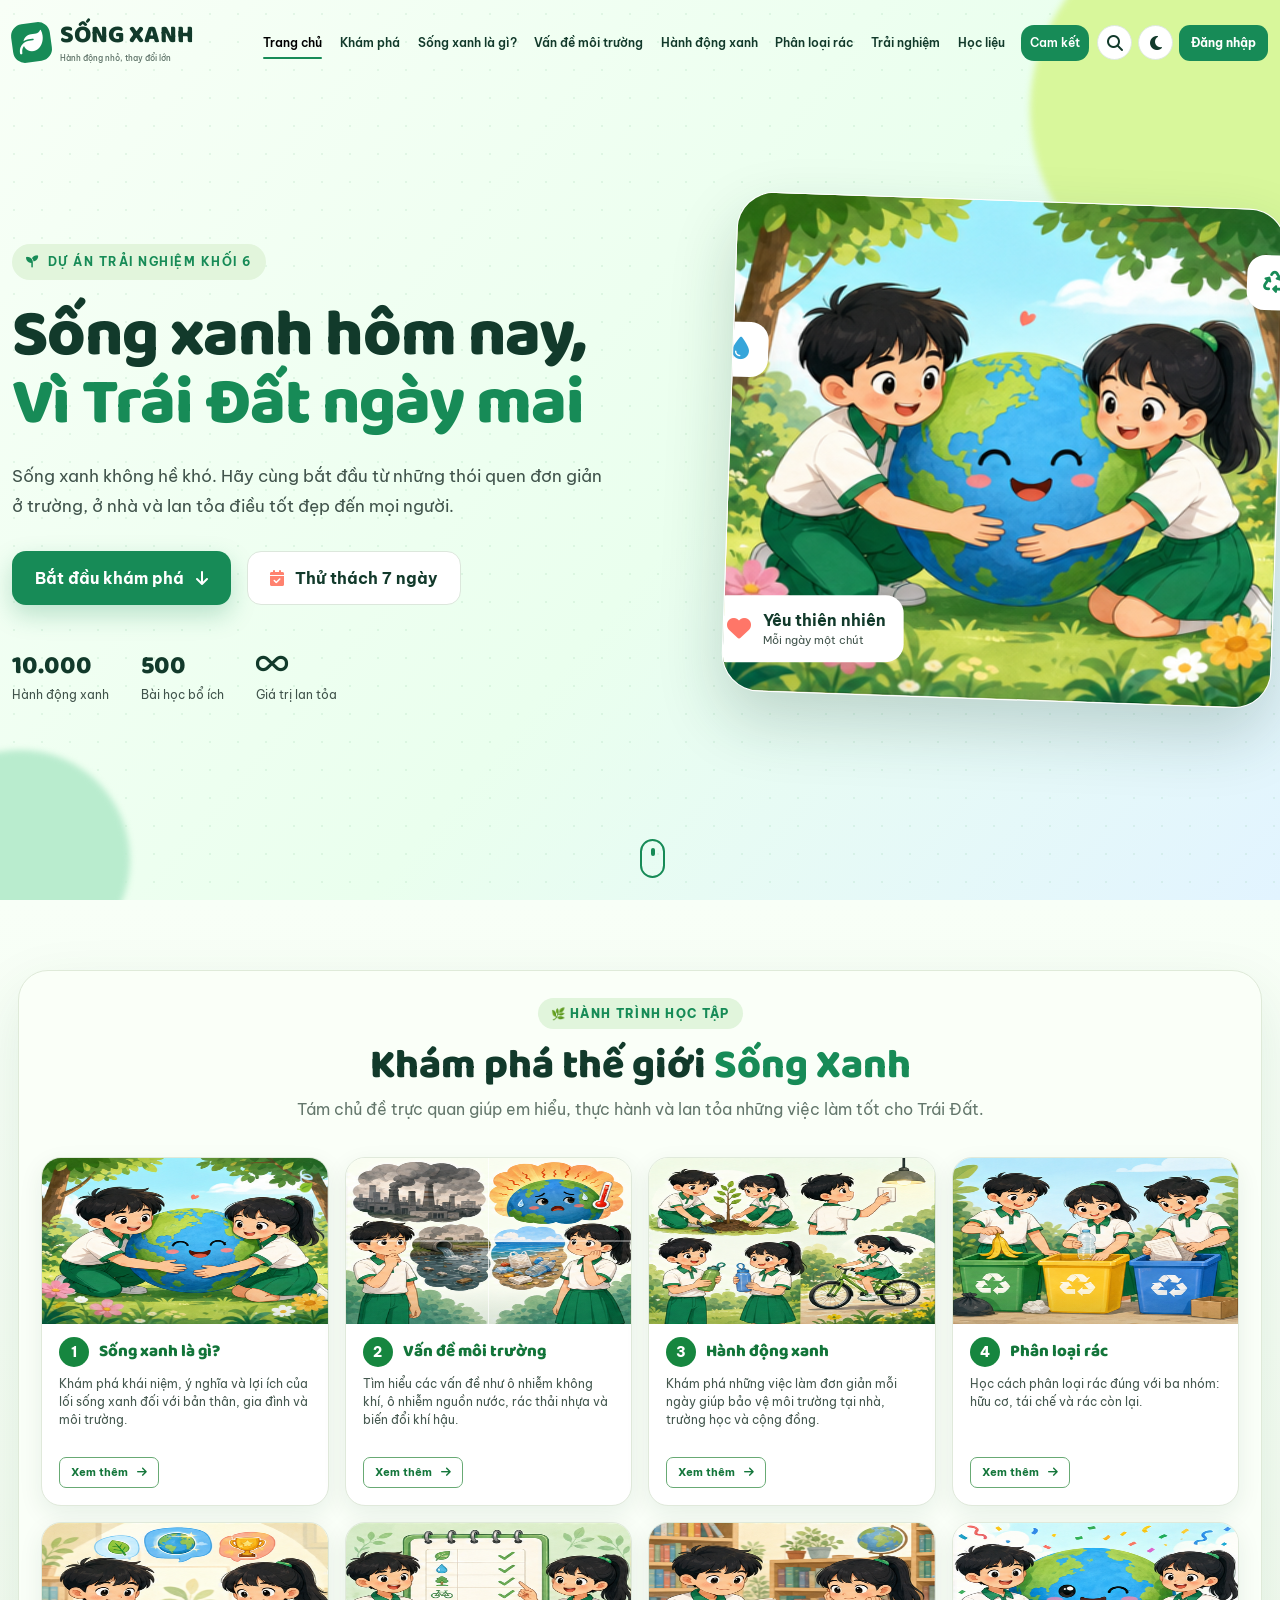
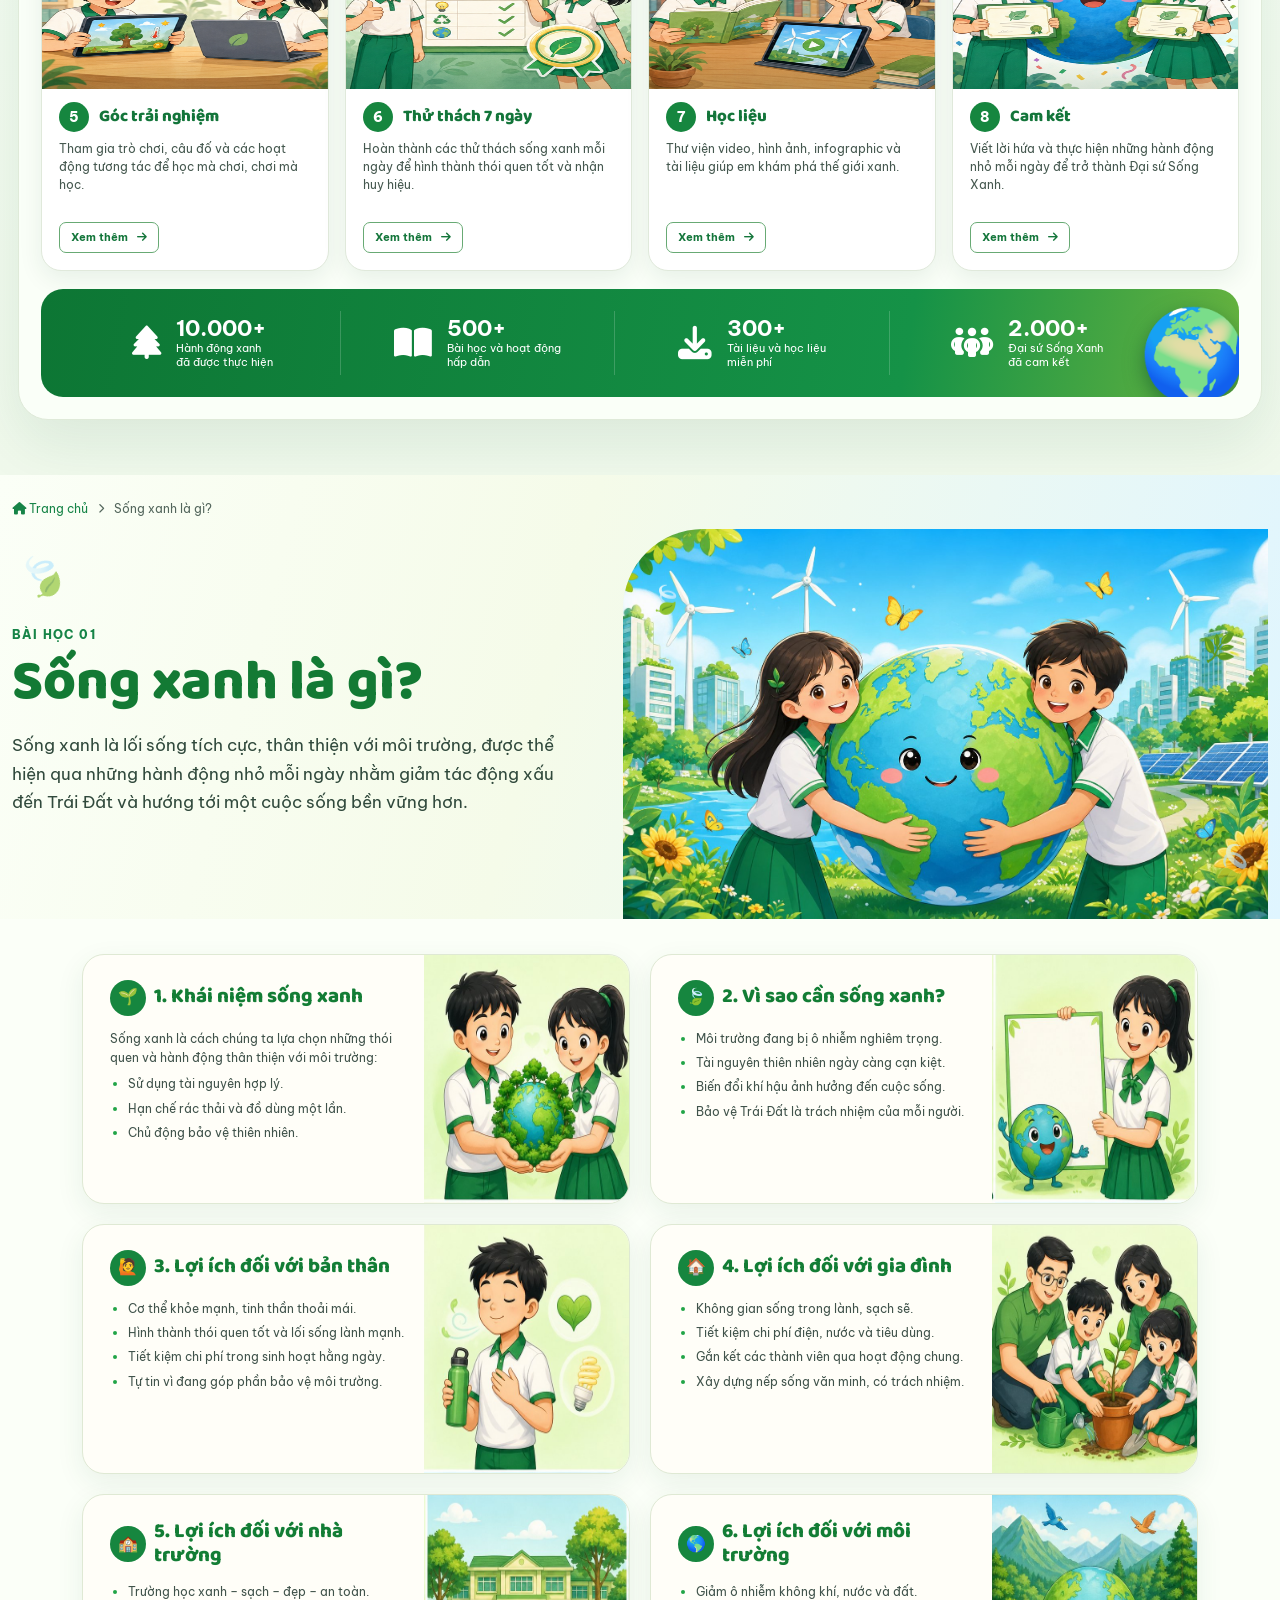
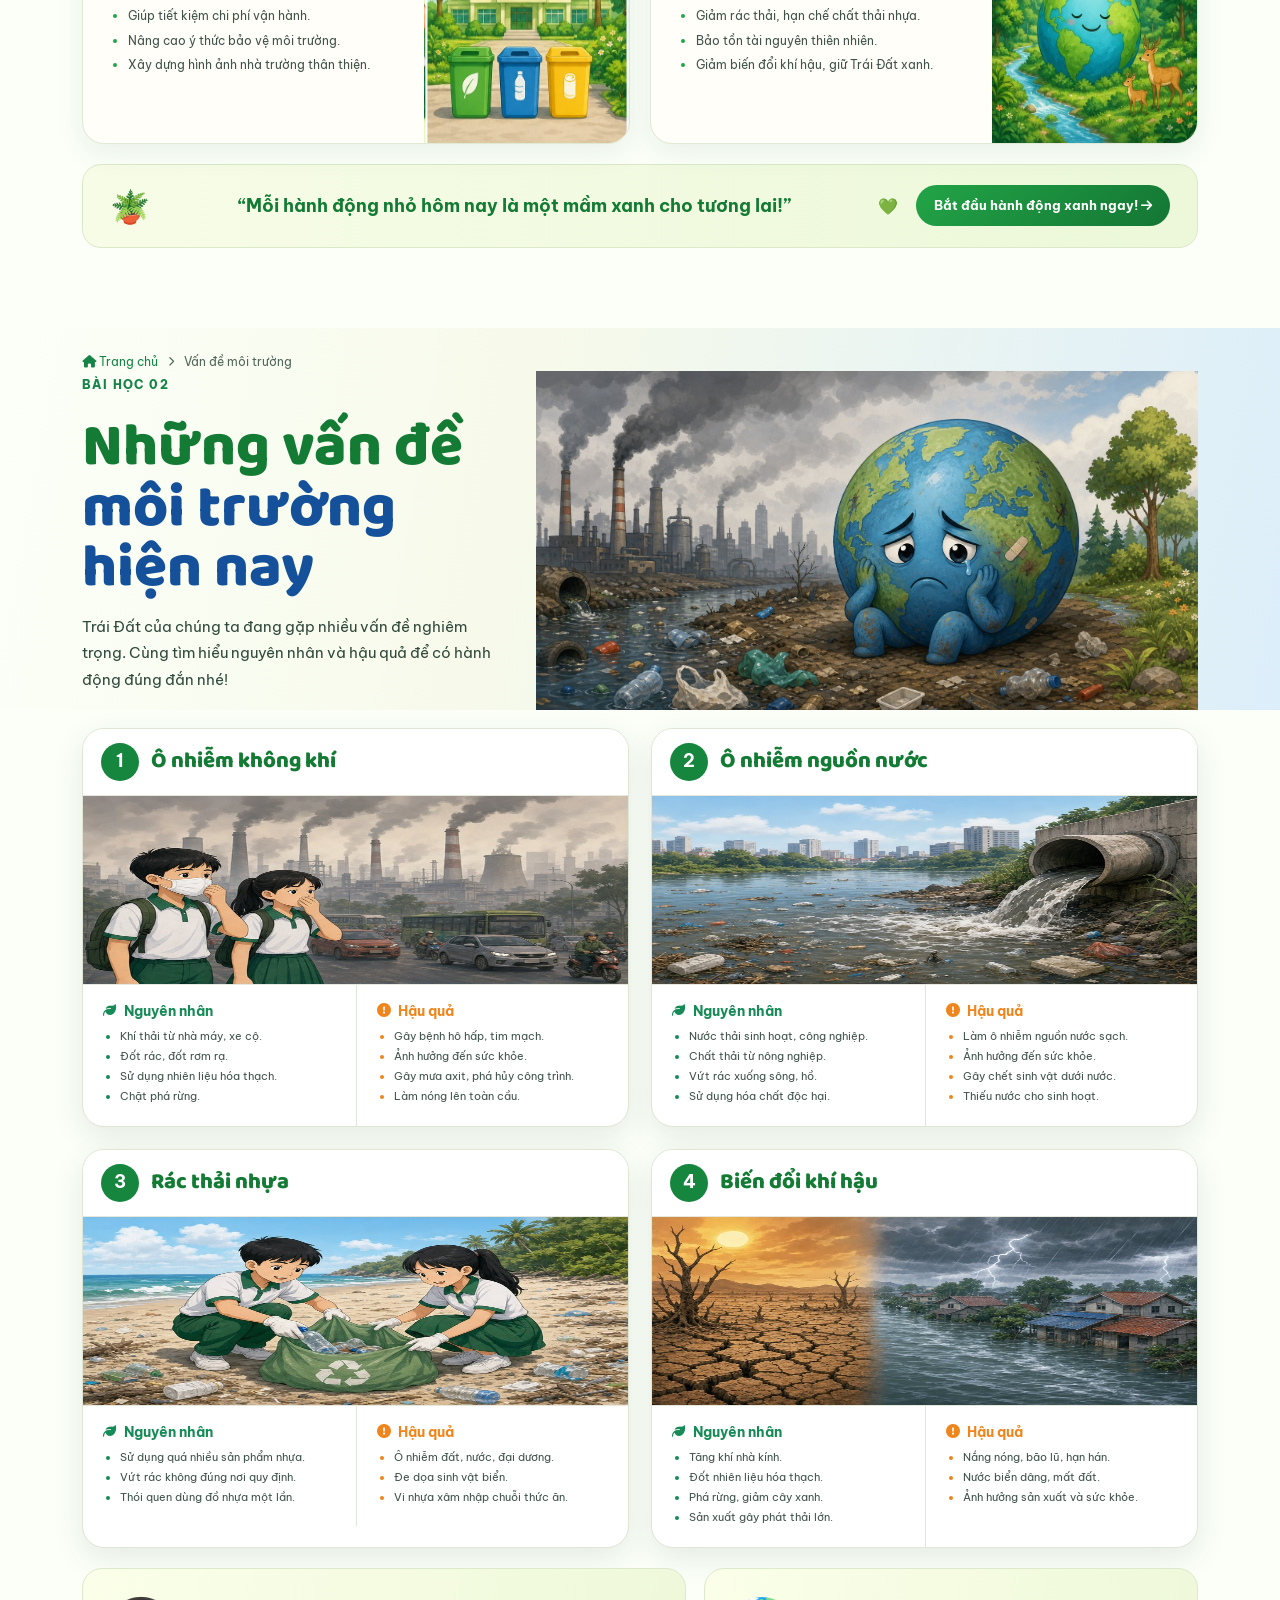
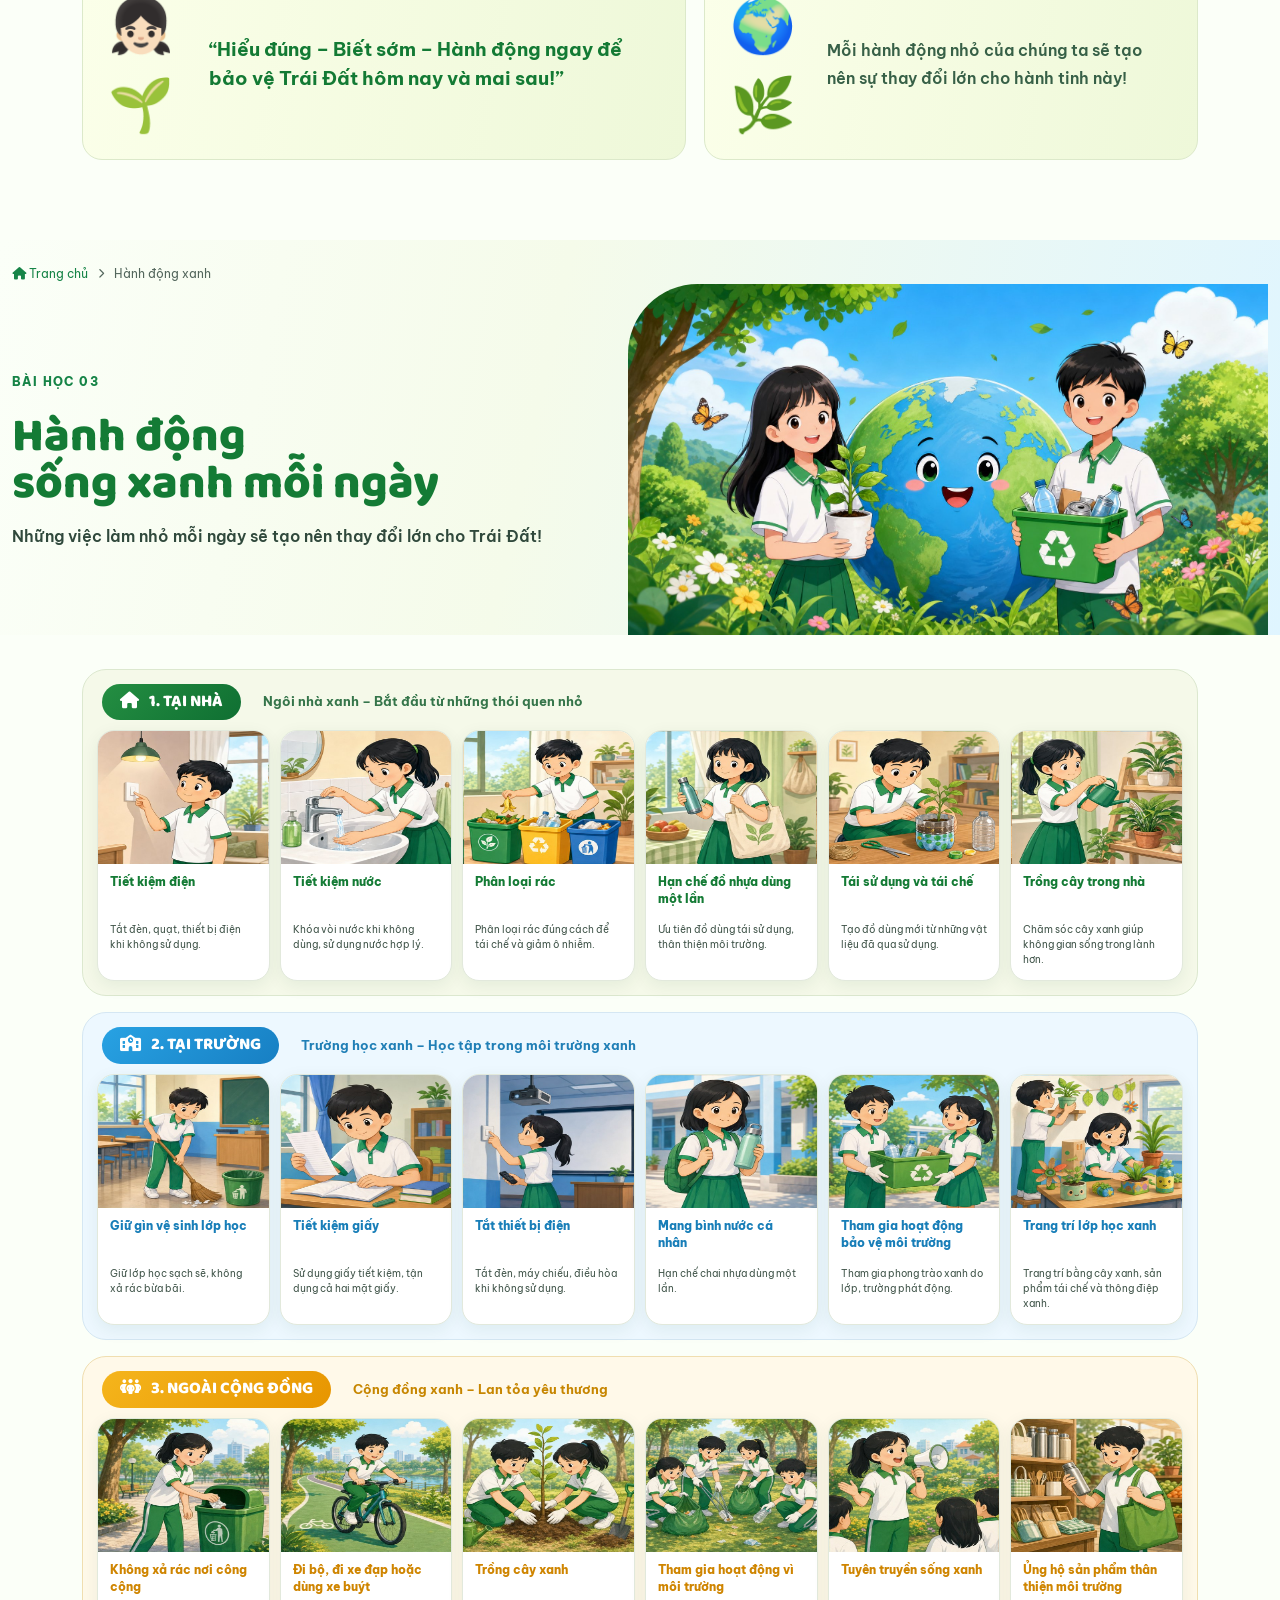
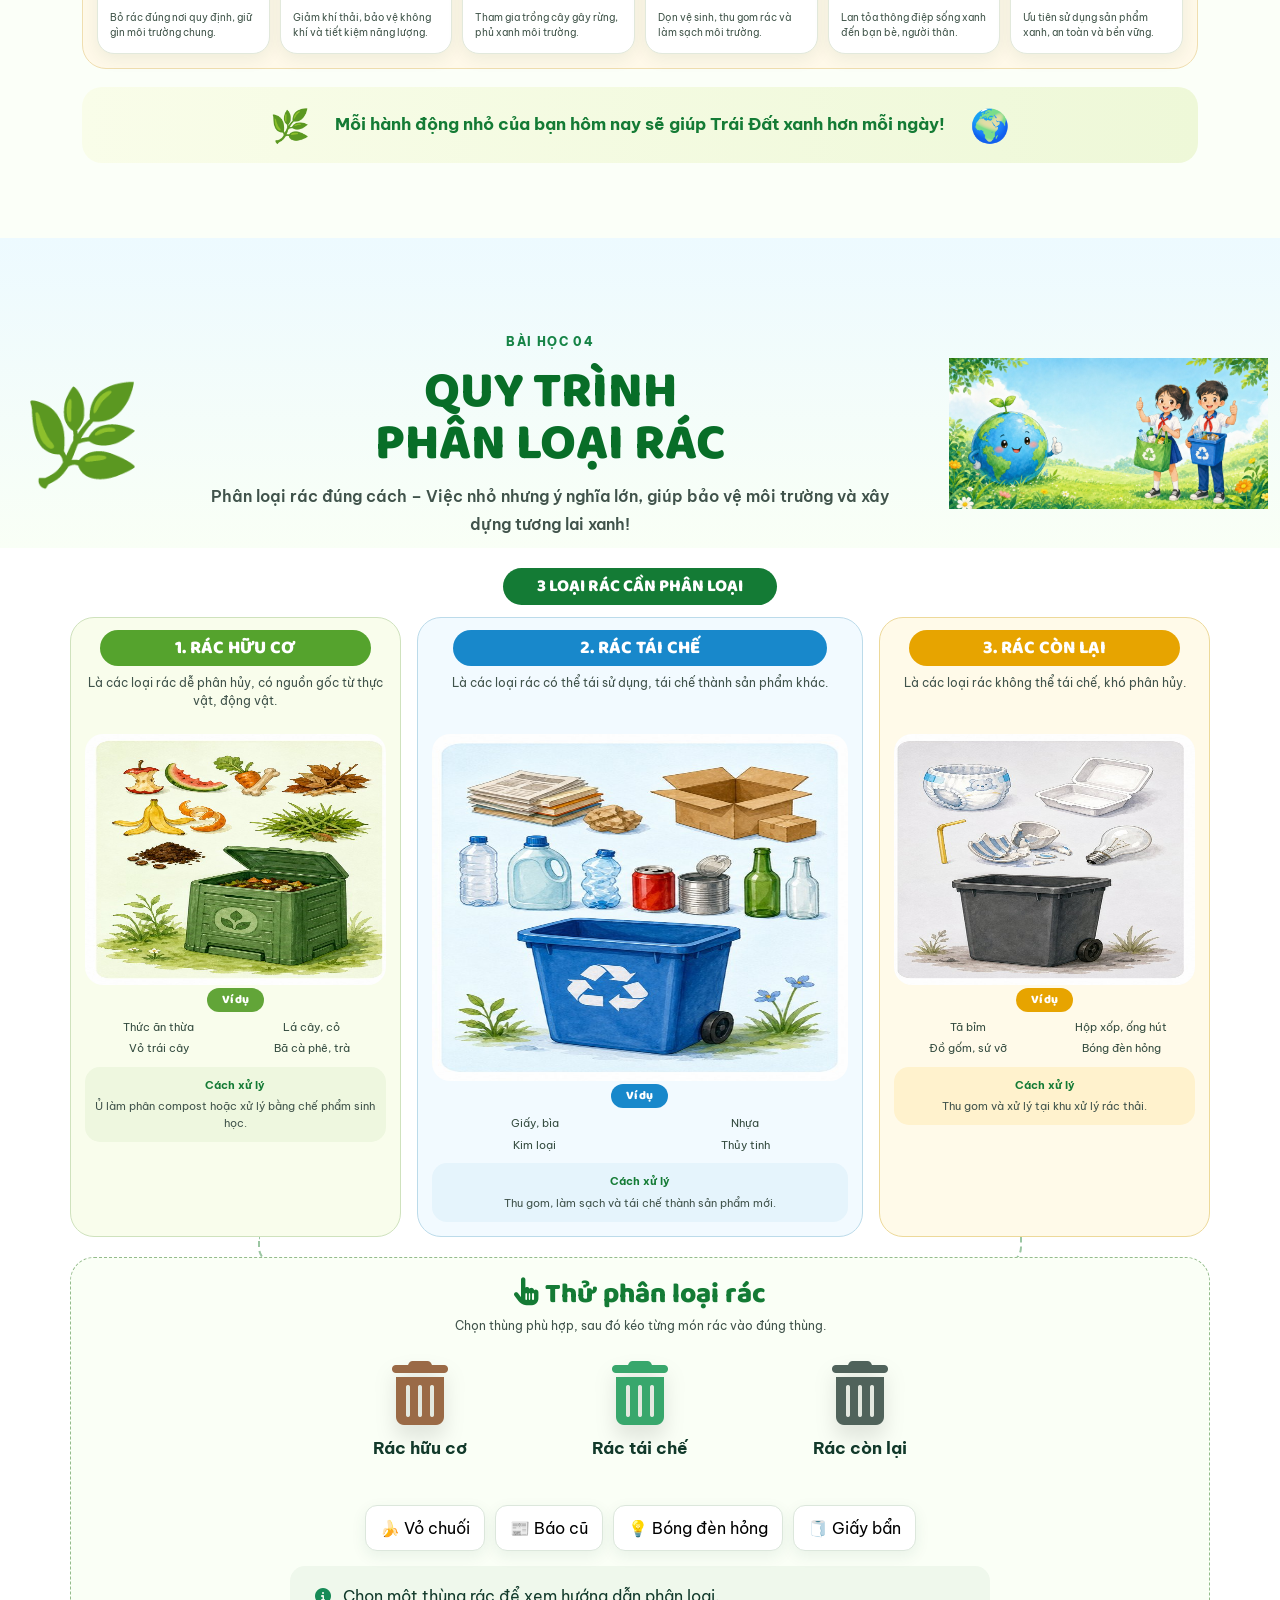
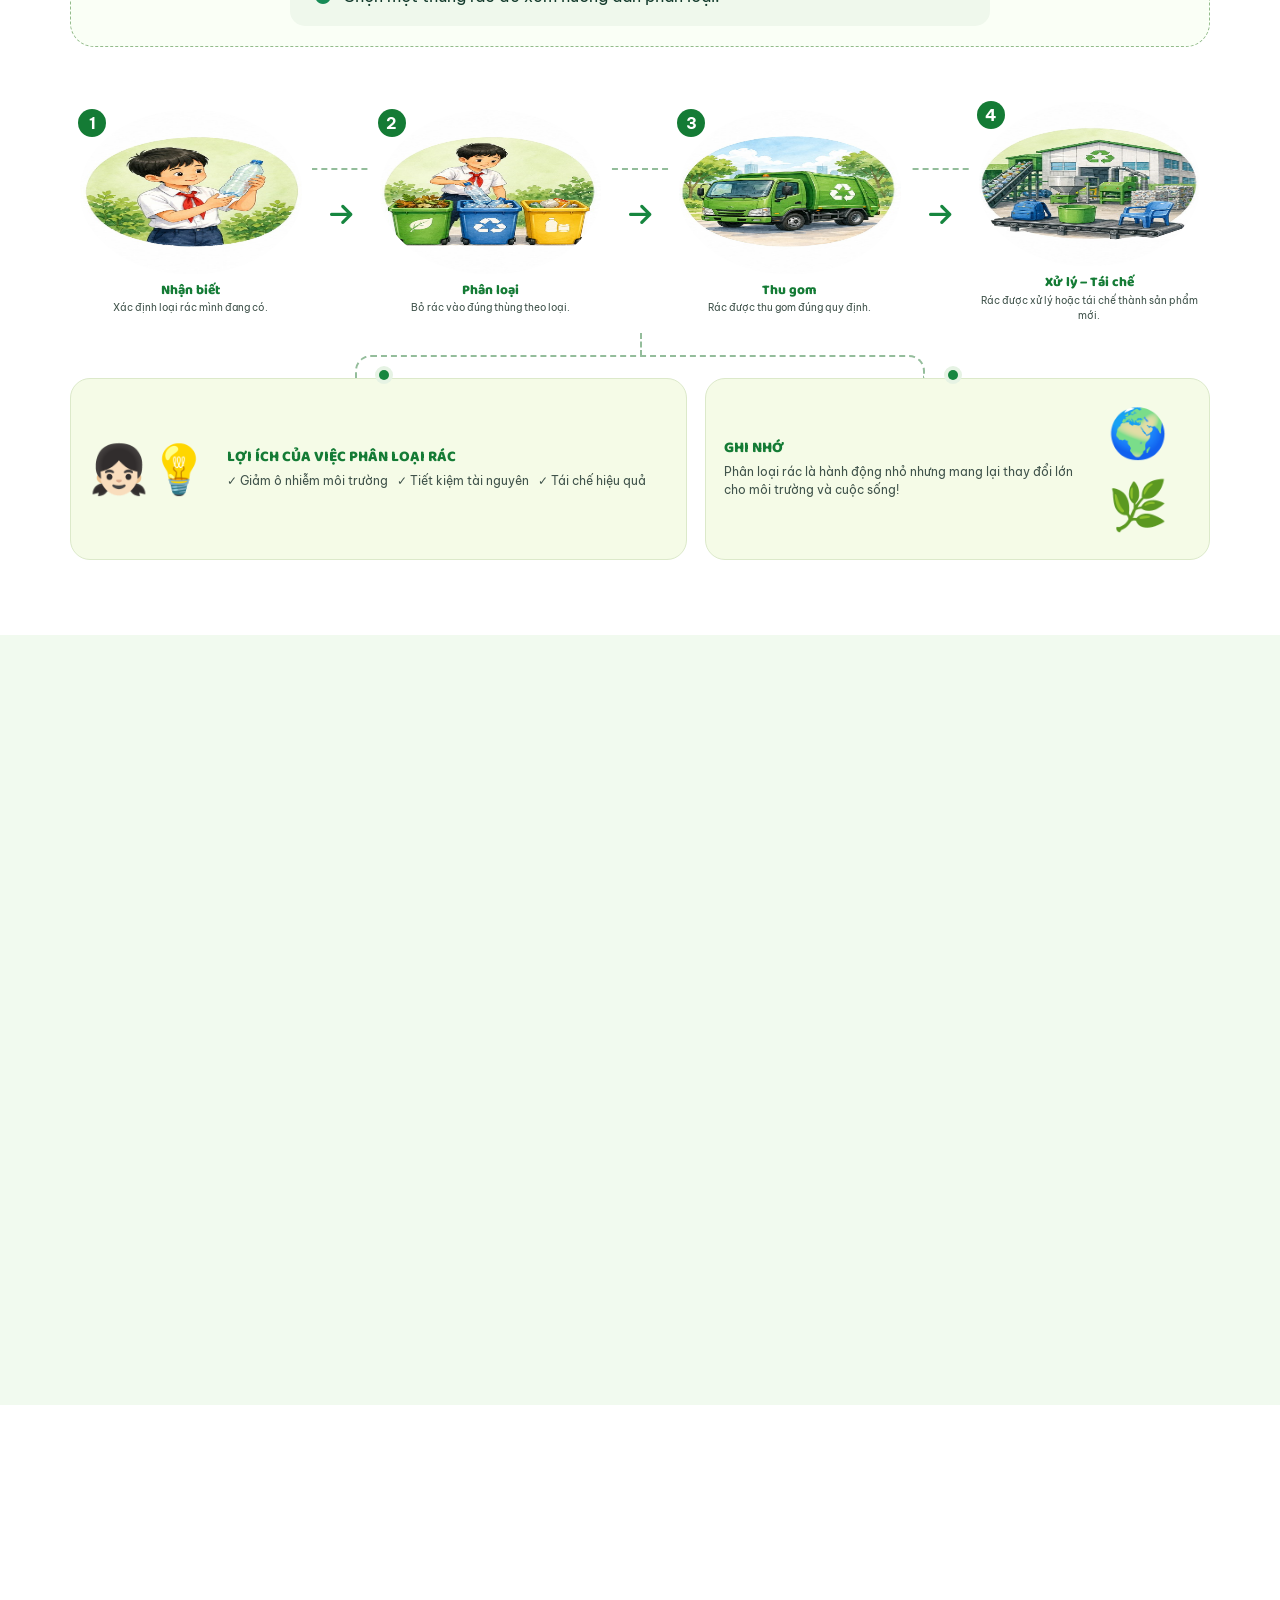
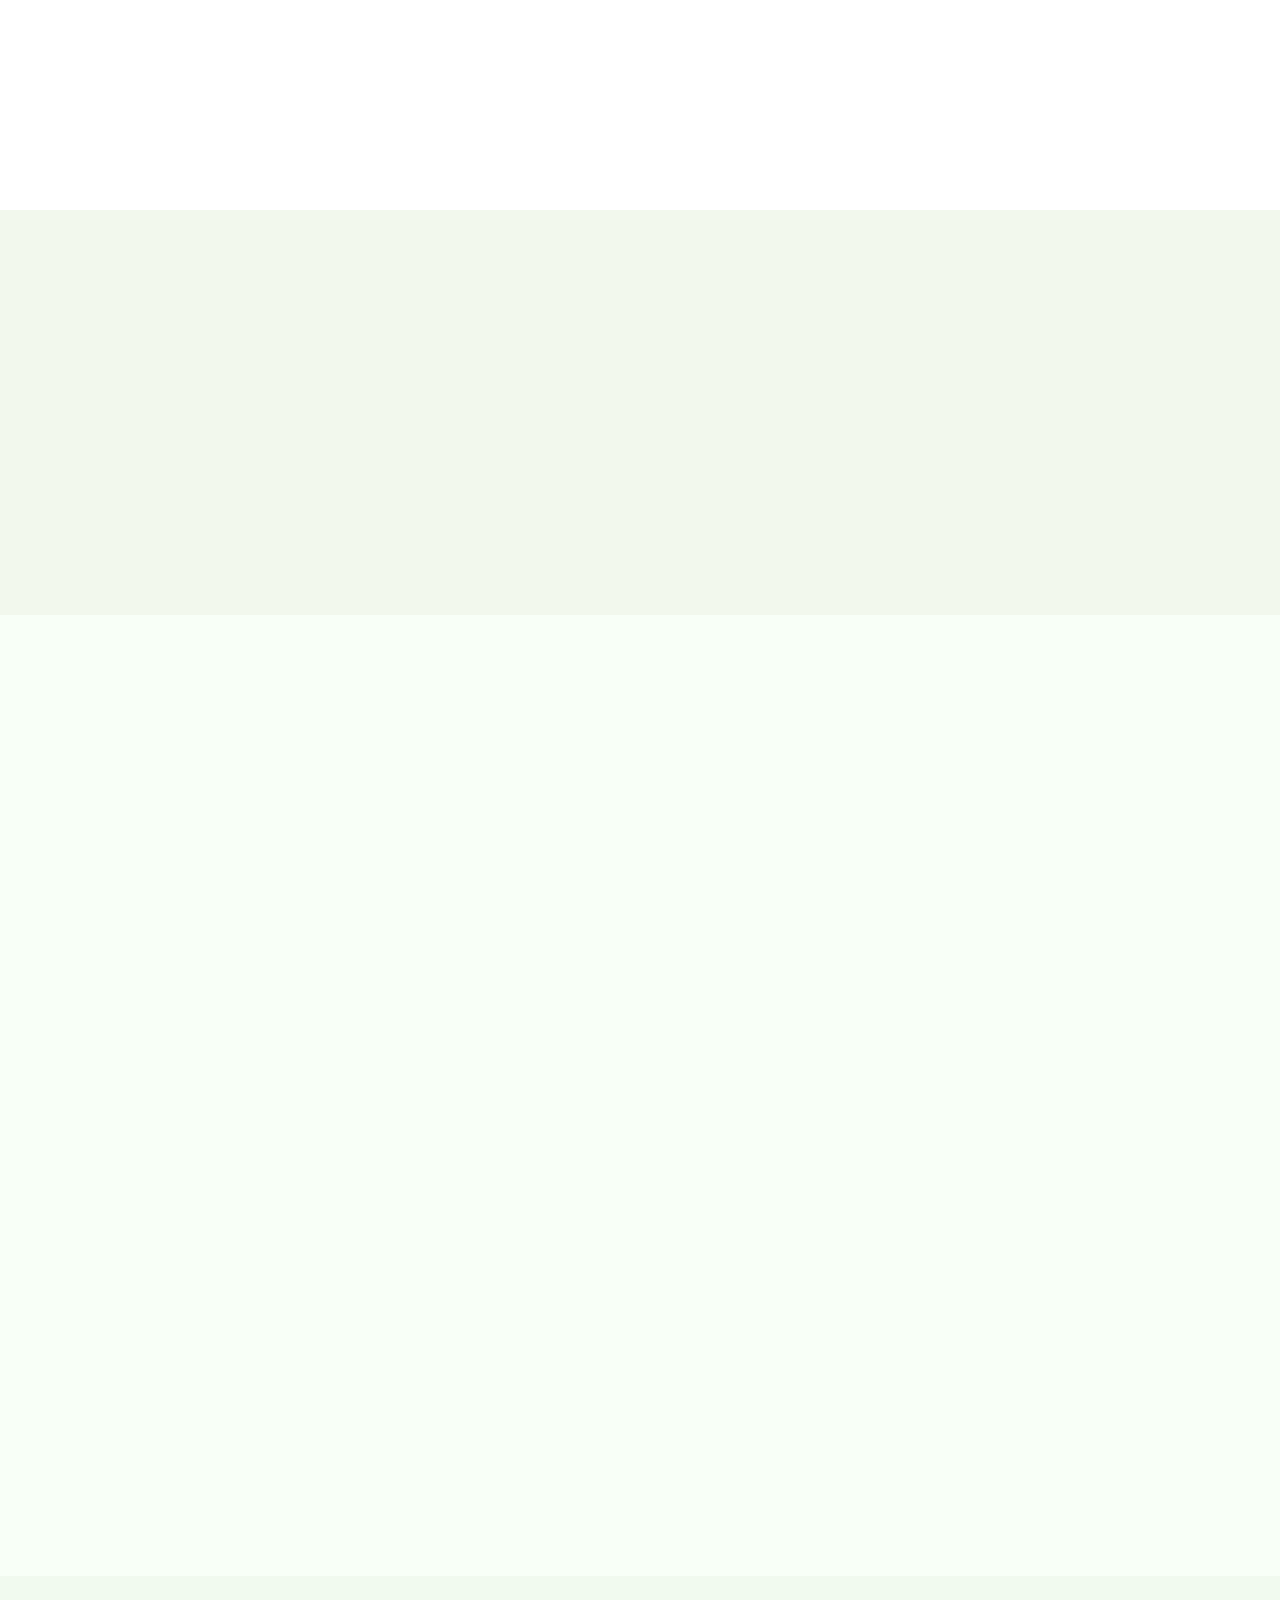
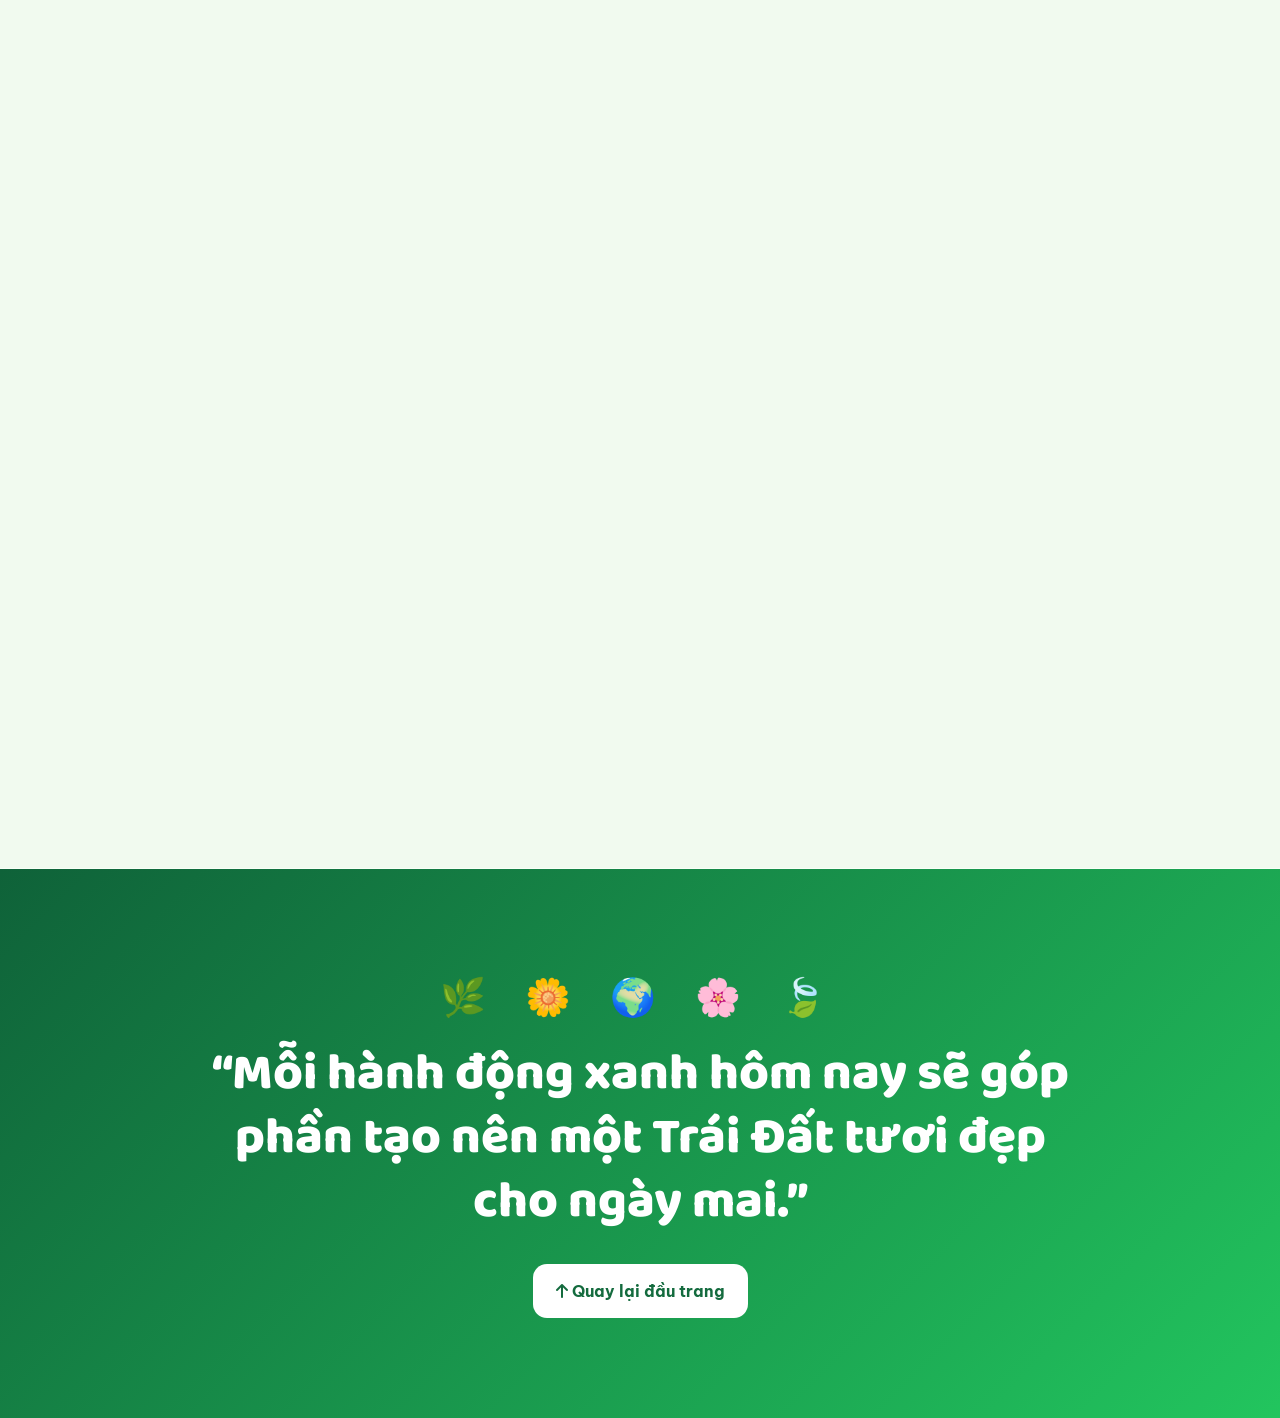
<file: index.html>
<!doctype html>
<html lang="vi">
<head>
  <meta charset="UTF-8">
  <meta name="viewport" content="width=device-width, initial-scale=1.0">
  <meta name="theme-color" content="#178b57">
  <meta name="description" content="Dự án Sống Xanh Khối 6 - Cùng nhau xây dựng những thói quen nhỏ vì một hành tinh xanh.">
  <title>Sống Xanh – Hành động nhỏ, thay đổi lớn</title>
  <link rel="canonical" href="https://songxanh.alominh.homes/">
  <meta property="og:locale" content="vi_VN">
  <meta property="og:type" content="website">
  <meta property="og:site_name" content="Sống Xanh Khối 6">
  <meta property="og:url" content="https://songxanh.alominh.homes/">
  <meta property="og:title" content="Sống Xanh Khối 6">
  <meta property="og:description" content="Việc nhỏ hôm nay, Trái Đất xanh ngày mai! Cùng xây dựng những thói quen sống xanh mỗi ngày.">
  <meta property="og:image" content="https://songxanh.alominh.homes/assets/images/og-song-xanh-khoi-6.jpg">
  <meta property="og:image:secure_url" content="https://songxanh.alominh.homes/assets/images/og-song-xanh-khoi-6.jpg">
  <meta property="og:image:type" content="image/jpeg">
  <meta property="og:image:width" content="1200">
  <meta property="og:image:height" content="630">
  <meta property="og:image:alt" content="Sống Xanh Khối 6 - Việc nhỏ hôm nay, Trái Đất xanh ngày mai">
  <meta name="twitter:card" content="summary_large_image">
  <meta name="twitter:title" content="Sống Xanh Khối 6">
  <meta name="twitter:description" content="Việc nhỏ hôm nay, Trái Đất xanh ngày mai!">
  <meta name="twitter:image" content="https://songxanh.alominh.homes/assets/images/ og-song-xanh-khoi-6.jpg">
  <link rel="manifest" href="manifest.webmanifest">
  <link rel="preload" href="assets/images/hero-song-xanh.png" as="image" fetchpriority="high">
  <link rel="preconnect" href="https://fonts.googleapis.com">
  <link rel="preconnect" href="https://fonts.gstatic.com" crossorigin>
  <link href="https://fonts.googleapis.com/css2?family=Baloo+2:wght@500;600;700;800&family=Be+Vietnam+Pro:wght@400;500;600;700&display=swap" rel="stylesheet">
  <link href="https://cdn.jsdelivr.net/npm/bootstrap@5.3.7/dist/css/bootstrap.min.css" rel="stylesheet">
  <link rel="stylesheet" href="https://cdnjs.cloudflare.com/ajax/libs/font-awesome/6.7.2/css/all.min.css">
  <link rel="stylesheet" href="style.css?v=20260722-3">
</head>
<body>
  <div class="page-progress" id="pageProgress" aria-hidden="true"></div>
  <nav class="navbar navbar-expand-lg fixed-top" id="mainNav">
    <div class="container">
      <a class="navbar-brand" href="#trang-chu"><span class="brand-icon"><i class="fa-solid fa-leaf"></i></span><span>SỐNG XANH<small>Hành động nhỏ, thay đổi lớn</small></span></a>
      <button class="navbar-toggler border-0" type="button" data-bs-toggle="collapse" data-bs-target="#navbarMenu" aria-label="Mở trình đơn">
        <span class="navbar-toggler-icon"></span>
      </button>
      <div class="collapse navbar-collapse" id="navbarMenu">
        <ul class="navbar-nav ms-auto align-items-lg-center gap-lg-2">
          <li class="nav-item"><a class="nav-link" href="#trang-chu">Trang chủ</a></li>
          <li class="nav-item"><a class="nav-link" href="#kham-pha">Khám phá</a></li>
          <li class="nav-item"><a class="nav-link" href="#gioi-thieu">Sống xanh là gì?</a></li>
          <li class="nav-item"><a class="nav-link" href="#van-de">Vấn đề môi trường</a></li>
          <li class="nav-item"><a class="nav-link" href="#hanh-dong">Hành động xanh</a></li>
          <li class="nav-item"><a class="nav-link" href="#phan-loai">Phân loại rác</a></li>
          <li class="nav-item"><a class="nav-link" href="#trai-nghiem">Trải nghiệm</a></li>
          <li class="nav-item"><a class="nav-link" href="#hoc-lieu">Học liệu</a></li>
          <li class="nav-item"><a class="nav-link nav-cta" href="#cam-ket">Cam kết</a></li>
        </ul>
        <div class="nav-tools"><button id="searchToggle" aria-label="Tìm kiếm"><i class="fa-solid fa-magnifying-glass"></i></button><button id="themeToggle" aria-label="Đổi chế độ sáng tối"><i class="fa-solid fa-moon"></i></button><a href="#cam-ket">Đăng nhập</a></div>
      </div>
    </div>
  </nav>

  <main>
    <section class="hero" id="trang-chu">
      <div class="hero-blob blob-one"></div><div class="hero-blob blob-two"></div>
      <div class="container position-relative">
        <div class="row align-items-center min-vh-100 py-5">
          <div class="col-lg-6 pt-5 reveal">
            <span class="eyebrow"><i class="fa-solid fa-seedling"></i> Dự án trải nghiệm Khối 6</span>
            <h1><span class="hero-title-line">Sống xanh hôm nay,</span><br><span>Vì Trái Đất ngày mai</span></h1>
            <p class="hero-text">Sống xanh không hề khó. Hãy cùng bắt đầu từ những thói quen đơn giản ở trường, ở nhà và lan tỏa điều tốt đẹp đến mọi người.</p>
            <div class="d-flex flex-wrap gap-3">
              <a href="#kham-pha" class="btn btn-green ripple">Bắt đầu khám phá <i class="fa-solid fa-arrow-down ms-2"></i></a>
              <a href="#thu-thach" class="btn btn-video ripple"><i class="fa-solid fa-calendar-check"></i> Thử thách 7 ngày</a>
            </div>
            <div class="hero-stats">
              <div><b class="counter" data-target="10000">0</b><span>Hành động xanh</span></div>
              <div><b class="counter" data-target="500">0</b><span>Bài học bổ ích</span></div>
              <div><b><i class="fa-solid fa-infinity"></i></b><span>Giá trị lan tỏa</span></div>
            </div>
          </div>
          <div class="col-lg-6 mt-5 mt-lg-0 reveal delay-1">
            <div class="earth-card hero-photo-card">
              <div class="sprite-illustration scene-1" role="img" aria-label="Hai học sinh ôm Trái Đất giữa thiên nhiên xanh"></div>
              <span class="floating-badge badge-recycle"><i class="fa-solid fa-recycle"></i></span>
              <span class="floating-badge badge-water"><i class="fa-solid fa-droplet"></i></span>
              <div class="mini-note"><i class="fa-solid fa-heart"></i><div><b>Yêu thiên nhiên</b><small>Mỗi ngày một chút</small></div></div>
            </div>
          </div>
        </div>
      </div>
      <a href="#gioi-thieu" class="scroll-hint" aria-label="Cuộn xuống"><span></span></a>
    </section>

    <section class="journey" id="kham-pha"><div class="container-fluid journey-shell"><div class="journey-heading reveal"><span>🌿 HÀNH TRÌNH HỌC TẬP</span><h2>Khám phá thế giới <b>Sống Xanh</b></h2><p>Tám chủ đề trực quan giúp em hiểu, thực hành và lan tỏa những việc làm tốt cho Trái Đất.</p></div><div class="journey-grid">
      <article class="journey-card reveal"><a class="journey-art scene-1" href="#gioi-thieu" aria-label="Mở bài Sống xanh là gì?"><span class="art-leaves">🍃</span></a><div class="journey-body"><div class="journey-title"><b>1</b><h3>Sống xanh là gì?</h3></div><p>Khám phá khái niệm, ý nghĩa và lợi ích của lối sống xanh đối với bản thân, gia đình và môi trường.</p><a class="journey-more" href="#gioi-thieu">Xem thêm <i class="fa-solid fa-arrow-right"></i></a></div></article>
      <article class="journey-card reveal"><a class="journey-art scene-2 four-panels" href="#van-de" aria-label="Mở bài Vấn đề môi trường"></a><div class="journey-body"><div class="journey-title"><b>2</b><h3>Vấn đề môi trường</h3></div><p>Tìm hiểu các vấn đề như ô nhiễm không khí, ô nhiễm nguồn nước, rác thải nhựa và biến đổi khí hậu.</p><a class="journey-more" href="#van-de">Xem thêm <i class="fa-solid fa-arrow-right"></i></a></div></article>
      <article class="journey-card reveal"><a class="journey-art scene-3" href="#hanh-dong" aria-label="Mở bài Hành động xanh"></a><div class="journey-body"><div class="journey-title"><b>3</b><h3>Hành động xanh</h3></div><p>Khám phá những việc làm đơn giản mỗi ngày giúp bảo vệ môi trường tại nhà, trường học và cộng đồng.</p><a class="journey-more" href="#hanh-dong">Xem thêm <i class="fa-solid fa-arrow-right"></i></a></div></article>
      <article class="journey-card reveal"><a class="journey-art scene-4" href="#phan-loai" aria-label="Mở bài Phân loại rác"></a><div class="journey-body"><div class="journey-title"><b>4</b><h3>Phân loại rác</h3></div><p>Học cách phân loại rác đúng với ba nhóm: hữu cơ, tái chế và rác còn lại.</p><a class="journey-more" href="#phan-loai">Xem thêm <i class="fa-solid fa-arrow-right"></i></a></div></article>
      <article class="journey-card reveal"><a class="journey-art scene-5" href="#trai-nghiem" aria-label="Mở Góc trải nghiệm"></a><div class="journey-body"><div class="journey-title"><b>5</b><h3>Góc trải nghiệm</h3></div><p>Tham gia trò chơi, câu đố và các hoạt động tương tác để học mà chơi, chơi mà học.</p><a class="journey-more" href="#trai-nghiem">Xem thêm <i class="fa-solid fa-arrow-right"></i></a></div></article>
      <article class="journey-card reveal"><a class="journey-art scene-6" href="#thu-thach" aria-label="Mở Thử thách 7 ngày"></a><div class="journey-body"><div class="journey-title"><b>6</b><h3>Thử thách 7 ngày</h3></div><p>Hoàn thành các thử thách sống xanh mỗi ngày để hình thành thói quen tốt và nhận huy hiệu.</p><a class="journey-more" href="#thu-thach">Xem thêm <i class="fa-solid fa-arrow-right"></i></a></div></article>
      <article class="journey-card reveal"><a class="journey-art scene-7" href="#hoc-lieu" aria-label="Mở kho Học liệu"></a><div class="journey-body"><div class="journey-title"><b>7</b><h3>Học liệu</h3></div><p>Thư viện video, hình ảnh, infographic và tài liệu giúp em khám phá thế giới xanh.</p><a class="journey-more" href="#hoc-lieu">Xem thêm <i class="fa-solid fa-arrow-right"></i></a></div></article>
      <article class="journey-card reveal"><a class="journey-art scene-8" href="#cam-ket" aria-label="Mở phần Cam kết"></a><div class="journey-body"><div class="journey-title"><b>8</b><h3>Cam kết</h3></div><p>Viết lời hứa và thực hiện những hành động nhỏ mỗi ngày để trở thành Đại sứ Sống Xanh.</p><a class="journey-more" href="#cam-ket">Xem thêm <i class="fa-solid fa-arrow-right"></i></a></div></article>
    </div><div class="journey-stats reveal"><div><i class="fa-solid fa-tree"></i><p><b class="counter" data-target="10000">0</b><span>Hành động xanh<br>đã được thực hiện</span></p></div><div><i class="fa-solid fa-book-open"></i><p><b class="counter" data-target="500">0</b><span>Bài học và hoạt động<br>hấp dẫn</span></p></div><div><i class="fa-solid fa-download"></i><p><b class="counter" data-target="300">0</b><span>Tài liệu và học liệu<br>miễn phí</span></p></div><div><i class="fa-solid fa-people-group"></i><p><b class="counter" data-target="2000">0</b><span>Đại sứ Sống Xanh<br>đã cam kết</span></p></div><span class="stats-earth">🌍</span></div></div></section>

    <section class="lesson-one" id="gioi-thieu">
      <div class="lesson-one-hero"><div class="container"><nav class="lesson-breadcrumb reveal" aria-label="Đường dẫn"><a href="#trang-chu"><i class="fa-solid fa-house"></i> Trang chủ</a><i class="fa-solid fa-chevron-right"></i><span>Sống xanh là gì?</span></nav><div class="lesson-hero-grid"><div class="reveal"><span class="lesson-kicker">BÀI HỌC 01</span><h2 class="balanced-title"><span>Sống xanh là gì?</span></h2><p>Sống xanh là lối sống tích cực, thân thiện với môi trường, được thể hiện qua những hành động nhỏ mỗi ngày nhằm giảm tác động xấu đến Trái Đất và hướng tới một cuộc sống bền vững hơn.</p></div><div class="lesson-hero-art reveal"><img src="assets/images/lesson1-hero-drawn.jpg" width="1696" height="960" loading="lazy" decoding="async" alt="Hai học sinh ôm Trái Đất giữa thành phố xanh"><i class="floating-leaf leaf-one">🍃</i><i class="floating-leaf leaf-two">🌿</i></div></div></div></div>
      <div class="container lesson-one-content"><div class="lesson-detail-grid">
        <article class="lesson-detail reveal"><div class="lesson-copy"><h3><b>🌱</b> 1. Khái niệm sống xanh</h3><p>Sống xanh là cách chúng ta lựa chọn những thói quen và hành động thân thiện với môi trường:</p><ul><li>Sử dụng tài nguyên hợp lý.</li><li>Hạn chế rác thải và đồ dùng một lần.</li><li>Chủ động bảo vệ thiên nhiên.</li></ul></div><div class="lesson-visual drawn-lesson-one drawn-one" role="img" aria-label="Học sinh nâng niu hành tinh xanh"></div></article>
        <article class="lesson-detail reveal"><div class="lesson-copy"><h3><b>🍃</b> 2. Vì sao cần sống xanh?</h3><ul><li>Môi trường đang bị ô nhiễm nghiêm trọng.</li><li>Tài nguyên thiên nhiên ngày càng cạn kiệt.</li><li>Biến đổi khí hậu ảnh hưởng đến cuộc sống.</li><li>Bảo vệ Trái Đất là trách nhiệm của mỗi người.</li></ul></div><div class="lesson-visual drawn-lesson-one drawn-two" role="img" aria-label="Học sinh kêu gọi hành động vì Trái Đất"></div></article>
        <article class="lesson-detail reveal"><div class="lesson-copy"><h3><b>🙋</b> 3. Lợi ích đối với bản thân</h3><ul><li>Cơ thể khỏe mạnh, tinh thần thoải mái.</li><li>Hình thành thói quen tốt và lối sống lành mạnh.</li><li>Tiết kiệm chi phí trong sinh hoạt hằng ngày.</li><li>Tự tin vì đang góp phần bảo vệ môi trường.</li></ul></div><div class="lesson-visual drawn-lesson-one drawn-three" role="img" aria-label="Học sinh khỏe mạnh với thói quen sống xanh"></div></article>
        <article class="lesson-detail reveal"><div class="lesson-copy"><h3><b>🏠</b> 4. Lợi ích đối với gia đình</h3><ul><li>Không gian sống trong lành, sạch sẽ.</li><li>Tiết kiệm chi phí điện, nước và tiêu dùng.</li><li>Gắn kết các thành viên qua hoạt động chung.</li><li>Xây dựng nếp sống văn minh, có trách nhiệm.</li></ul></div><div class="lesson-visual drawn-lesson-one drawn-four" role="img" aria-label="Gia đình cùng chăm sóc cây xanh"></div></article>
        <article class="lesson-detail reveal"><div class="lesson-copy"><h3><b>🏫</b> 5. Lợi ích đối với nhà trường</h3><ul><li>Trường học xanh – sạch – đẹp – an toàn.</li><li>Giúp tiết kiệm chi phí vận hành.</li><li>Nâng cao ý thức bảo vệ môi trường.</li><li>Xây dựng hình ảnh nhà trường thân thiện.</li></ul></div><div class="lesson-visual drawn-lesson-one drawn-five" role="img" aria-label="Trường học xanh với các thùng phân loại rác"></div></article>
        <article class="lesson-detail reveal"><div class="lesson-copy"><h3><b>🌎</b> 6. Lợi ích đối với môi trường</h3><ul><li>Giảm ô nhiễm không khí, nước và đất.</li><li>Giảm rác thải, hạn chế chất thải nhựa.</li><li>Bảo tồn tài nguyên thiên nhiên.</li><li>Giảm biến đổi khí hậu, giữ Trái Đất xanh.</li></ul></div><div class="lesson-visual drawn-lesson-one drawn-six" role="img" aria-label="Trái Đất xanh giữa rừng, núi và động vật"></div></article>
      </div><div class="lesson-cta reveal"><span>🪴</span><strong>“Mỗi hành động nhỏ hôm nay là một mầm xanh cho tương lai!”</strong><i>💚</i><a href="#hanh-dong">Bắt đầu hành động xanh ngay! <i class="fa-solid fa-arrow-right"></i></a></div></div>
    </section>

    <section class="environment-lesson" id="van-de">
      <div class="environment-hero"><div class="container"><nav class="lesson-breadcrumb reveal" aria-label="Đường dẫn"><a href="#trang-chu"><i class="fa-solid fa-house"></i> Trang chủ</a><i class="fa-solid fa-chevron-right"></i><span>Vấn đề môi trường</span></nav><div class="environment-hero-grid"><div class="reveal"><span class="lesson-kicker">BÀI HỌC 02</span><h2>Những vấn đề<br><b>môi trường hiện nay</b></h2><p>Trái Đất của chúng ta đang gặp nhiều vấn đề nghiêm trọng. Cùng tìm hiểu nguyên nhân và hậu quả để có hành động đúng đắn nhé!</p></div><div class="environment-hero-art reveal"><img src="assets/images/lesson2-hero-drawn.jpg" width="1696" height="960" loading="lazy" decoding="async" alt="Trái Đất buồn giữa nhà máy, khói và rác thải"></div></div></div></div>
      <div class="container environment-content"><div class="environment-grid">
        <article class="environment-card reveal"><header><b>1</b><h3>Ô nhiễm không khí</h3></header><div class="environment-scene air-scene"><span class="smog">☁️☁️</span><span class="industry">🏭🏭</span><span class="traffic">🚗 🚙 🚌</span><span class="student-mask">😷</span></div><div class="cause-effect"><section><h4><i class="fa-solid fa-leaf"></i> Nguyên nhân</h4><ul><li>Khí thải từ nhà máy, xe cộ.</li><li>Đốt rác, đốt rơm rạ.</li><li>Sử dụng nhiên liệu hóa thạch.</li><li>Chặt phá rừng.</li></ul></section><section><h4><i class="fa-solid fa-circle-exclamation"></i> Hậu quả</h4><ul><li>Gây bệnh hô hấp, tim mạch.</li><li>Ảnh hưởng đến sức khỏe.</li><li>Gây mưa axit, phá hủy công trình.</li><li>Làm nóng lên toàn cầu.</li></ul></section></div></article>
        <article class="environment-card reveal"><header><b>2</b><h3>Ô nhiễm nguồn nước</h3></header><div class="environment-scene water-scene"><span class="pipe">🛢️</span><span class="dirty-water">🌊</span><span class="water-trash">🧴 🥤 🗑️</span><span class="river-bank">🌳🏙️</span></div><div class="cause-effect"><section><h4><i class="fa-solid fa-leaf"></i> Nguyên nhân</h4><ul><li>Nước thải sinh hoạt, công nghiệp.</li><li>Chất thải từ nông nghiệp.</li><li>Vứt rác xuống sông, hồ.</li><li>Sử dụng hóa chất độc hại.</li></ul></section><section><h4><i class="fa-solid fa-circle-exclamation"></i> Hậu quả</h4><ul><li>Làm ô nhiễm nguồn nước sạch.</li><li>Ảnh hưởng đến sức khỏe.</li><li>Gây chết sinh vật dưới nước.</li><li>Thiếu nước cho sinh hoạt.</li></ul></section></div></article>
        <article class="environment-card reveal"><header><b>3</b><h3>Rác thải nhựa</h3></header><div class="environment-scene plastic-scene"><span class="beach">🏖️🌊</span><span class="plastic-trash">🧴🥤🛍️🧃</span><span class="clean-team">👧🏻 🧤 👦🏻</span></div><div class="cause-effect"><section><h4><i class="fa-solid fa-leaf"></i> Nguyên nhân</h4><ul><li>Sử dụng quá nhiều sản phẩm nhựa.</li><li>Vứt rác không đúng nơi quy định.</li><li>Thói quen dùng đồ nhựa một lần.</li></ul></section><section><h4><i class="fa-solid fa-circle-exclamation"></i> Hậu quả</h4><ul><li>Ô nhiễm đất, nước, đại dương.</li><li>Đe dọa sinh vật biển.</li><li>Vi nhựa xâm nhập chuỗi thức ăn.</li></ul></section></div></article>
        <article class="environment-card reveal"><header><b>4</b><h3>Biến đổi khí hậu</h3></header><div class="environment-scene climate-scene"><div class="drought"><span>☀️</span><i>🌵</i></div><div class="storm"><span>🌪️</span><i>🌧️🏠</i></div></div><div class="cause-effect"><section><h4><i class="fa-solid fa-leaf"></i> Nguyên nhân</h4><ul><li>Tăng khí nhà kính.</li><li>Đốt nhiên liệu hóa thạch.</li><li>Phá rừng, giảm cây xanh.</li><li>Sản xuất gây phát thải lớn.</li></ul></section><section><h4><i class="fa-solid fa-circle-exclamation"></i> Hậu quả</h4><ul><li>Nắng nóng, bão lũ, hạn hán.</li><li>Nước biển dâng, mất đất.</li><li>Ảnh hưởng sản xuất và sức khỏe.</li></ul></section></div></article>
      </div><div class="environment-messages reveal"><div><span>👧🏻🌱</span><strong>“Hiểu đúng – Biết sớm – Hành động ngay để bảo vệ Trái Đất hôm nay và mai sau!”</strong></div><div><span>🌍🌿</span><p>Mỗi hành động nhỏ của chúng ta sẽ tạo nên sự thay đổi lớn cho hành tinh này!</p></div></div></div>
    </section>

    <section class="action-lesson" id="hanh-dong">
      <div class="action-hero"><div class="container"><nav class="lesson-breadcrumb reveal" aria-label="Đường dẫn"><a href="#trang-chu"><i class="fa-solid fa-house"></i> Trang chủ</a><i class="fa-solid fa-chevron-right"></i><span>Hành động xanh</span></nav><div class="action-hero-grid"><div class="reveal"><span class="lesson-kicker">BÀI HỌC 03</span><h2 class="balanced-title"><span>Hành động</span><br><span>sống xanh mỗi ngày</span></h2><p>Những việc làm nhỏ mỗi ngày sẽ tạo nên thay đổi lớn cho Trái Đất!</p></div><div class="action-hero-art reveal"><img src="assets/images/action-hero-drawn.jpg" width="1536" height="1024" loading="lazy" decoding="async" alt="Hai học sinh cùng Trái Đất thực hiện hành động xanh"></div></div></div></div>
      <div class="container action-content">
        <section class="action-zone zone-home reveal"><header><h3><i class="fa-solid fa-house"></i> 1. TẠI NHÀ</h3><p>Ngôi nhà xanh – Bắt đầu từ những thói quen nhỏ</p></header><div class="action-learning-grid">
          <article><div class="action-drawing action-home action-scene-1"></div><h4>Tiết kiệm điện</h4><p>Tắt đèn, quạt, thiết bị điện khi không sử dụng.</p></article><article><div class="action-drawing action-home action-scene-2"></div><h4>Tiết kiệm nước</h4><p>Khóa vòi nước khi không dùng, sử dụng nước hợp lý.</p></article><article><div class="action-drawing action-home action-scene-3"></div><h4>Phân loại rác</h4><p>Phân loại rác đúng cách để tái chế và giảm ô nhiễm.</p></article><article><div class="action-drawing action-home action-scene-4"></div><h4>Hạn chế đồ nhựa dùng một lần</h4><p>Ưu tiên đồ dùng tái sử dụng, thân thiện môi trường.</p></article><article><div class="action-drawing action-home action-scene-5"></div><h4>Tái sử dụng và tái chế</h4><p>Tạo đồ dùng mới từ những vật liệu đã qua sử dụng.</p></article><article><div class="action-drawing action-home action-scene-6"></div><h4>Trồng cây trong nhà</h4><p>Chăm sóc cây xanh giúp không gian sống trong lành hơn.</p></article>
        </div></section>
        <section class="action-zone zone-school reveal"><header><h3><i class="fa-solid fa-school"></i> 2. TẠI TRƯỜNG</h3><p>Trường học xanh – Học tập trong môi trường xanh</p></header><div class="action-learning-grid">
          <article><div class="action-drawing action-school action-scene-1"></div><h4>Giữ gìn vệ sinh lớp học</h4><p>Giữ lớp học sạch sẽ, không xả rác bừa bãi.</p></article><article><div class="action-drawing action-school action-scene-2"></div><h4>Tiết kiệm giấy</h4><p>Sử dụng giấy tiết kiệm, tận dụng cả hai mặt giấy.</p></article><article><div class="action-drawing action-school action-scene-3"></div><h4>Tắt thiết bị điện</h4><p>Tắt đèn, máy chiếu, điều hòa khi không sử dụng.</p></article><article><div class="action-drawing action-school action-scene-4"></div><h4>Mang bình nước cá nhân</h4><p>Hạn chế chai nhựa dùng một lần.</p></article><article><div class="action-drawing action-school action-scene-5"></div><h4>Tham gia hoạt động bảo vệ môi trường</h4><p>Tham gia phong trào xanh do lớp, trường phát động.</p></article><article><div class="action-drawing action-school action-scene-6"></div><h4>Trang trí lớp học xanh</h4><p>Trang trí bằng cây xanh, sản phẩm tái chế và thông điệp xanh.</p></article>
        </div></section>
        <section class="action-zone zone-community reveal"><header><h3><i class="fa-solid fa-people-group"></i> 3. NGOÀI CỘNG ĐỒNG</h3><p>Cộng đồng xanh – Lan tỏa yêu thương</p></header><div class="action-learning-grid">
          <article><div class="action-drawing action-community action-scene-1"></div><h4>Không xả rác nơi công cộng</h4><p>Bỏ rác đúng nơi quy định, giữ gìn môi trường chung.</p></article><article><div class="action-drawing action-community action-scene-2"></div><h4>Đi bộ, đi xe đạp hoặc dùng xe buýt</h4><p>Giảm khí thải, bảo vệ không khí và tiết kiệm năng lượng.</p></article><article><div class="action-drawing action-community action-scene-3"></div><h4>Trồng cây xanh</h4><p>Tham gia trồng cây gây rừng, phủ xanh môi trường.</p></article><article><div class="action-drawing action-community action-scene-4"></div><h4>Tham gia hoạt động vì môi trường</h4><p>Dọn vệ sinh, thu gom rác và làm sạch môi trường.</p></article><article><div class="action-drawing action-community action-scene-5"></div><h4>Tuyên truyền sống xanh</h4><p>Lan tỏa thông điệp sống xanh đến bạn bè, người thân.</p></article><article><div class="action-drawing action-community action-scene-6"></div><h4>Ủng hộ sản phẩm thân thiện môi trường</h4><p>Ưu tiên sử dụng sản phẩm xanh, an toàn và bền vững.</p></article>
        </div></section>
        <div class="action-slogan reveal"><span>🌿</span><strong>Mỗi hành động nhỏ của bạn hôm nay sẽ giúp Trái Đất xanh hơn mỗi ngày!</strong><span>🌍</span></div>
      </div>
    </section>

    <section class="sorting-lesson" id="phan-loai">
      <div class="sorting-hero"><div class="container"><div class="sorting-hero-grid"><div class="sorting-earth reveal">🌿</div><div class="reveal"><span class="lesson-kicker">BÀI HỌC 04</span><h2 class="balanced-title"><span>QUY TRÌNH</span><br><span>PHÂN LOẠI RÁC</span></h2><p>Phân loại rác đúng cách – Việc nhỏ nhưng ý nghĩa lớn, giúp bảo vệ môi trường và xây dựng tương lai xanh!</p></div><div class="sorting-hero-art reveal"><img src="assets/images/sorting-hero-drawn.jpg" width="2048" height="1024" loading="lazy" decoding="async" alt="Trái Đất và hai học sinh vui vẻ phân loại rác"></div></div></div></div>
      <div class="container sorting-content">
        <h3 class="sorting-types-title reveal">3 LOẠI RÁC CẦN PHÂN LOẠI</h3>
        <div class="sorting-types">
          <article class="sorting-type organic-type reveal"><h3>1. RÁC HỮU CƠ</h3><p>Là các loại rác dễ phân hủy, có nguồn gốc từ thực vật, động vật.</p><div class="sorting-type-art type-scene-1" role="img" aria-label="Thức ăn thừa, lá cây, vỏ trái cây và bã cà phê"></div><h4>Ví dụ</h4><ul><li>Thức ăn thừa</li><li>Lá cây, cỏ</li><li>Vỏ trái cây</li><li>Bã cà phê, trà</li></ul><div class="sorting-treatment"><b>Cách xử lý</b><span>Ủ làm phân compost hoặc xử lý bằng chế phẩm sinh học.</span></div></article>
          <article class="sorting-type recycle-type reveal"><h3>2. RÁC TÁI CHẾ</h3><p>Là các loại rác có thể tái sử dụng, tái chế thành sản phẩm khác.</p><div class="sorting-type-art type-scene-2" role="img" aria-label="Giấy bìa, nhựa, kim loại và thủy tinh"></div><h4>Ví dụ</h4><ul><li>Giấy, bìa</li><li>Nhựa</li><li>Kim loại</li><li>Thủy tinh</li></ul><div class="sorting-treatment"><b>Cách xử lý</b><span>Thu gom, làm sạch và tái chế thành sản phẩm mới.</span></div></article>
          <article class="sorting-type other-type reveal"><h3>3. RÁC CÒN LẠI</h3><p>Là các loại rác không thể tái chế, khó phân hủy.</p><div class="sorting-type-art type-scene-3" role="img" aria-label="Tã bỉm, hộp xốp, ống hút, đồ gốm vỡ và bóng đèn"></div><h4>Ví dụ</h4><ul><li>Tã bỉm</li><li>Hộp xốp, ống hút</li><li>Đồ gốm, sứ vỡ</li><li>Bóng đèn hỏng</li></ul><div class="sorting-treatment"><b>Cách xử lý</b><span>Thu gom và xử lý tại khu xử lý rác thải.</span></div></article>
        </div>
        <div class="sorting-game reveal"><h3><i class="fa-solid fa-hand-pointer"></i> Thử phân loại rác</h3><p>Chọn thùng phù hợp, sau đó kéo từng món rác vào đúng thùng.</p><div class="bins"><button class="bin-card" data-bin="organic"><i class="fa-solid fa-trash-can bin brown"></i><b>Rác hữu cơ</b></button><button class="bin-card" data-bin="recycle"><i class="fa-solid fa-trash-can bin green"></i><b>Rác tái chế</b></button><button class="bin-card" data-bin="other"><i class="fa-solid fa-trash-can bin dark"></i><b>Rác còn lại</b></button></div><div class="waste-tray" id="wasteTray" aria-label="Trò chơi kéo thả phân loại rác"></div><div class="bin-result" id="binResult" aria-live="polite"><i class="fa-solid fa-circle-info"></i><span>Chọn một thùng rác để xem hướng dẫn phân loại.</span></div></div>
        <div class="sorting-flow reveal"><article><div class="sorting-step-art step-scene-1"></div><b>1</b><h4>Nhận biết</h4><p>Xác định loại rác mình đang có.</p></article><i class="fa-solid fa-arrow-right"></i><article><div class="sorting-step-art step-scene-2"></div><b>2</b><h4>Phân loại</h4><p>Bỏ rác vào đúng thùng theo loại.</p></article><i class="fa-solid fa-arrow-right"></i><article><div class="sorting-step-art step-scene-3"></div><b>3</b><h4>Thu gom</h4><p>Rác được thu gom đúng quy định.</p></article><i class="fa-solid fa-arrow-right"></i><article><div class="sorting-step-art step-scene-4"></div><b>4</b><h4>Xử lý – Tái chế</h4><p>Rác được xử lý hoặc tái chế thành sản phẩm mới.</p></article></div>
        <div class="sorting-bottom reveal"><div><span>👧🏻💡</span><section><h3>LỢI ÍCH CỦA VIỆC PHÂN LOẠI RÁC</h3><p>✓ Giảm ô nhiễm môi trường &nbsp; ✓ Tiết kiệm tài nguyên &nbsp; ✓ Tái chế hiệu quả</p></section></div><div><section><h3>GHI NHỚ</h3><p>Phân loại rác là hành động nhỏ nhưng mang lại thay đổi lớn cho môi trường và cuộc sống!</p></section><span>🌍🌿</span></div></div>
      </div>
    </section>

    <section class="section experience" id="trai-nghiem"><div class="container"><div class="learning-split reverse"><div class="sprite-illustration scene-5 reveal"></div><div class="reveal"><span class="eyebrow">Học mà chơi</span><h2 class="balanced-title"><span>Bạn sống xanh</span><br><span>đến đâu?</span></h2><div class="eco-quiz" id="ecoQuiz"><p id="quizQuestion">Nhấn “Bắt đầu” để thử sức với 10 câu hỏi xanh.</p><div id="quizAnswers" class="quiz-answers"></div><button class="btn btn-green ripple" id="quizStart">Bắt đầu quiz</button><b id="quizScore" aria-live="polite"></b></div></div></div></div></section>

    <section class="section challenge" id="thu-thach">
      <div class="container">
        <div class="challenge-box reveal" id="challengeBox">
          <div class="row align-items-center g-4">
            <div class="col-lg-4"><span class="eyebrow light">Thử thách dành cho bạn</span><h2 class="balanced-title"><span>7 ngày sống xanh</span></h2><p>Hoàn thành một hành động mỗi ngày. Đánh dấu và cùng bạn bè tạo nên một tuần thật ý nghĩa!</p><div class="progress-wrap"><div class="d-flex justify-content-between"><span>Tiến độ của bạn</span><b id="progressText">0/7 ngày</b></div><div class="progress"><div class="progress-bar" id="challengeProgress"></div></div></div></div>
            <div class="col-lg-4"><div class="challenge-photo"><img src="assets/images/thu-thach-xanh.png" alt="Hai học sinh hoàn thành thử thách sống xanh" width="1024" height="1536" loading="lazy" decoding="async"><span><i class="fa-solid fa-medal"></i> Cùng nhau hoàn thành!</span></div></div>
            <div class="col-lg-4"><div class="check-list" id="checkList"></div><button class="reset-btn" id="resetChallenge"><i class="fa-solid fa-rotate-left"></i> Làm lại thử thách</button></div>
          </div>
        </div>
      </div>
    </section>

    <section class="section resources" id="hoc-lieu"><div class="container"><div class="learning-split resource-hero"><div class="sprite-illustration scene-7 reveal"></div><div class="reveal"><span class="eyebrow">Bài học 07</span><h2 class="balanced-title"><span>Kho học liệu</span><br><span>phong phú</span></h2><p>Khám phá kiến thức và lan tỏa lối sống xanh mỗi ngày qua những tài liệu trực quan.</p></div></div><div class="resource-grid"><article class="resource-card reveal"><i class="fa-solid fa-circle-play"></i><h3>Video môi trường</h3><p class="resource-desc">Phim ngắn về biến đổi khí hậu</p><a class="resource-open" href="https://www.youtube.com/watch?v=1CiHGuBUyMQ" target="_blank" rel="noopener noreferrer">Xem video <i class="fa-solid fa-arrow-up-right-from-square"></i></a></article><article class="resource-card reveal"><i class="fa-solid fa-images"></i><h3>Bộ hình ảnh</h3><p class="resource-desc">Ảnh thiên nhiên và hoạt động xanh</p><a class="resource-open" href="https://www.google.com/search?sca_esv=66db2df4ec7d59d2&amp;rlz=1C1CHBF_enVN1179VN1179&amp;sxsrf=APpeQnvQIVguy0Q726tVwz9F3F3avd4Qyg:1784390315419&amp;udm=2&amp;fbs=[base64]&amp;q=%E1%BA%A2nh+thi%C3%AAn+nhi%C3%AAn+v%C3%A0+ho%E1%BA%A1t+%C4%91%E1%BB%99ng+xanh.&amp;sa=X&amp;ved=2ahUKEwihlJD3y9yVAxVBn68BHWBBIqQQtKgLegQIFhAB&amp;biw=1536&amp;bih=730&amp;dpr=1.25" target="_blank" rel="noopener noreferrer">Xem bộ hình ảnh <i class="fa-solid fa-arrow-up-right-from-square"></i></a></article><article class="resource-card reveal"><i class="fa-solid fa-chart-simple"></i><h3>Infographic</h3><p class="resource-desc">Sơ đồ trực quan dễ hiểu</p><a class="resource-open" href="https://moitruong.net.vn/infographic-5-thoi-quen-song-xanh-giup-bao-ve-moi-truong-74747.html" target="_blank" rel="noopener noreferrer">Xem infographic <i class="fa-solid fa-arrow-up-right-from-square"></i></a></article></div></div></section>

    <section class="section pledge" id="cam-ket"><div class="container"><div class="section-heading text-center reveal"><span class="eyebrow">Bài học 08</span><h2>Trở thành <span>Đại sứ Sống Xanh</span></h2></div><div class="pledge-grid"><form class="pledge-form reveal" id="pledgeForm"><label>Họ và tên<input name="name" required maxlength="60"></label><label>Lớp<input name="class" required maxlength="20"></label><label>Trường<input name="school" required maxlength="80"></label><label>Nội dung cam kết<textarea name="pledge" required rows="4" placeholder="Em sẽ..."></textarea></label><button class="btn btn-green ripple">Gửi cam kết</button></form><div class="certificate-preview reveal" id="certificate"><div class="sprite-mini scene-8"></div><small>GIẤY CHỨNG NHẬN</small><h3>ĐẠI SỨ SỐNG XANH</h3><p>Trao tặng cho</p><b id="certificateName">Tên của bạn</b><p id="certificateMeta">Lớp · Trường</p><span>🌿 Cùng hành động vì Trái Đất 🌿</span></div></div><p class="pledge-success" id="pledgeSuccess" aria-live="polite"></p></div></section>

    <div class="celebration" id="celebration" role="dialog" aria-modal="true" aria-labelledby="celebrationTitle" hidden>
      <canvas id="confettiCanvas" aria-hidden="true"></canvas>
      <div class="celebration-card">
        <button class="celebration-close" id="closeCelebration" aria-label="Đóng lời chúc"><i class="fa-solid fa-xmark"></i></button>
        <div class="achievement-ring"><i class="fa-solid fa-trophy"></i><span><i class="fa-solid fa-leaf"></i></span></div>
        <span class="celebration-kicker">Thử thách hoàn thành</span>
        <h2 id="celebrationTitle">Tuyệt vời quá!</h2>
        <p>Bạn đã hoàn thành đủ <b>7 ngày sống xanh</b>. Bảy hành động nhỏ hôm nay đang góp phần tạo nên một Trái Đất xanh hơn!</p>
        <div class="celebration-stats"><div><b>7/7</b><span>Ngày hoàn thành</span></div><div><b>100%</b><span>Tiến độ</span></div><div><b><i class="fa-solid fa-seedling"></i></b><span>Chiến binh xanh</span></div></div>
        <button class="btn btn-green" id="acceptAchievement"><i class="fa-solid fa-medal me-2"></i> Nhận huy hiệu xanh</button>
      </div>
    </div>

    <section class="closing-banner"><div class="closing-decor">🌿 🌼 🌍 🌸 🍃</div><h2>“Mỗi hành động xanh hôm nay sẽ góp phần tạo nên một Trái Đất tươi đẹp cho ngày mai.”</h2><a class="btn closing-btn ripple" href="#trang-chu"><i class="fa-solid fa-arrow-up"></i> Quay lại đầu trang</a></section>
  </main>

  <button id="backToTop" aria-label="Lên đầu trang"><i class="fa-solid fa-arrow-up"></i></button>
  <div class="modal fade" id="messageModal" tabindex="-1" aria-labelledby="messageModalTitle" aria-hidden="true"><div class="modal-dialog modal-dialog-centered"><div class="modal-content"><button type="button" class="btn-close" id="closeMessageModal" aria-label="Đóng"></button><div class="modal-body text-center p-5"><div class="modal-leaf"><i class="fa-solid fa-leaf"></i></div><h2 id="messageModalTitle">Một màu xanh, triệu hy vọng!</h2><p>Hãy bắt đầu bằng một việc nhỏ ngay hôm nay. Khi hàng triệu việc nhỏ cùng xảy ra, Trái Đất sẽ thay đổi.</p><button type="button" id="startChallengeButton" class="btn btn-green">Nhận thử thách</button></div></div></div></div>
  <script src="https://cdn.jsdelivr.net/npm/bootstrap@5.3.7/dist/js/bootstrap.bundle.min.js"></script>
  <script src="script.js"></script>
</body>
</html>
</file>
<file: style.css>
:root{--green:#178b57;--dark:#123a2b;--lime:#c9f36a;--cream:#f7f8ec;--text:#40534b;--white:#fff;--shadow:0 18px 50px rgba(25,87,60,.1)}
*{box-sizing:border-box}html{scroll-behavior:smooth;scroll-padding-top:80px}body{font-family:'Be Vietnam Pro',sans-serif;color:var(--text);overflow-x:hidden;background:#fff}h1,h2,h3,h4,.navbar-brand{font-family:'Baloo 2',sans-serif;color:var(--dark);font-weight:800}p{line-height:1.75}a{text-decoration:none}.section{padding:110px 0}.navbar{padding:18px 0;transition:.35s}.navbar.scrolled{padding:10px 0;background:rgba(255,255,255,.94);box-shadow:0 8px 35px rgba(18,58,43,.08);backdrop-filter:blur(14px)}.navbar-brand{font-size:1.55rem}.brand-icon{display:inline-grid;place-items:center;width:39px;height:39px;border-radius:12px;color:#fff;background:var(--green);transform:rotate(-8deg)}.navbar-brand b{color:var(--green)}.nav-link{font-weight:600;color:var(--dark);padding:.65rem .85rem!important}.nav-link:hover,.nav-link.active{color:var(--green)}.nav-cta{color:#fff!important;background:var(--green);border-radius:13px;padding:.75rem 1.1rem!important;margin-left:8px}.hero{min-height:100vh;position:relative;overflow:hidden;background:linear-gradient(130deg,#fbfdf2 0%,#edfae9 55%,#e1f8e9 100%)}.hero:before{content:"";position:absolute;inset:0;background-image:radial-gradient(#6dbb85 1px,transparent 1px);background-size:28px 28px;opacity:.13}.hero-blob{position:absolute;border-radius:50%;filter:blur(3px)}.blob-one{width:380px;height:380px;background:#d8f79b;right:-130px;top:-80px}.blob-two{width:220px;height:220px;background:#b9ecce;left:-90px;bottom:-70px}.eyebrow{display:inline-flex;align-items:center;gap:8px;text-transform:uppercase;letter-spacing:1.5px;font-size:.76rem;font-weight:700;color:var(--green);background:#e2f5dc;padding:9px 14px;border-radius:50px}.hero h1{font-size:clamp(3.2rem,6vw,5.7rem);line-height:.92;letter-spacing:-2px;margin:25px 0}.hero h1 span,.section-heading h2 span{color:var(--green)}.hero-text{font-size:1.08rem;max-width:600px;margin-bottom:30px}.btn{font-weight:700;border-radius:14px;padding:14px 22px;transition:.3s}.btn-green{background:var(--green);color:#fff;box-shadow:0 10px 25px rgba(23,139,87,.25)}.btn-green:hover{background:#0f7547;color:#fff;transform:translateY(-3px)}.btn-video{color:var(--dark);background:#fff;border:1px solid #dce7dc}.btn-video i{color:#ff826f;margin-right:7px}.hero-stats{display:flex;gap:32px;margin-top:40px}.hero-stats div{display:flex;flex-direction:column}.hero-stats b{font:800 1.6rem 'Baloo 2';color:var(--dark)}.hero-stats span{font-size:.72rem}.earth-card{position:relative;width:min(500px,90vw);height:500px;margin:auto;background:rgba(255,255,255,.48);border:1px solid rgba(255,255,255,.7);border-radius:45% 55% 55% 45%;box-shadow:var(--shadow);display:grid;place-items:center}.earth{font-size:14rem;color:var(--green);filter:drop-shadow(0 18px 20px rgba(20,100,60,.2));animation:float 5s ease-in-out infinite}.orbit{position:absolute;border:1px dashed rgba(23,139,87,.32);border-radius:50%;animation:spin 15s linear infinite}.orbit-1{width:350px;height:350px}.orbit-2{width:430px;height:430px;animation-direction:reverse;animation-duration:21s}.orbit span{position:absolute;top:-22px;left:50%;width:44px;height:44px;display:grid;place-items:center;border-radius:50%;background:#fff;color:var(--green);box-shadow:0 8px 20px #b6d3c3}.leaf{position:absolute;color:#80ba31;font-size:2rem}.leaf-a{left:15%;top:18%;transform:rotate(-30deg)}.leaf-b{right:12%;bottom:18%;transform:rotate(40deg)}.mini-note{position:absolute;bottom:30px;left:5px;background:#fff;border-radius:18px;padding:13px 18px;box-shadow:var(--shadow);display:flex;align-items:center;gap:12px}.mini-note>i{color:#ff7668;font-size:1.5rem}.mini-note div{display:flex;flex-direction:column}.mini-note b{color:var(--dark)}.mini-note small{font-size:.7rem}.scroll-hint{position:absolute;bottom:22px;left:50%;width:25px;height:39px;border:2px solid var(--green);border-radius:20px}.scroll-hint span{display:block;width:4px;height:8px;border-radius:3px;background:var(--green);margin:7px auto;animation:scroll 1.8s infinite}.section-heading h2{font-size:clamp(2.5rem,5vw,4rem);line-height:1;margin:17px 0}.section-heading>p{max-width:650px;margin-inline:auto}.info-card{height:100%;position:relative;padding:35px;border-radius:24px;background:#fff;box-shadow:var(--shadow);border-top:4px solid}.info-card.coral{border-color:#ff826f}.info-card.blue{border-color:#59aee7}.info-card.green{border-color:var(--green)}.card-icon{width:65px;height:65px;display:grid;place-items:center;border-radius:18px;font-size:1.6rem;background:#eff8e9;color:var(--green);margin-bottom:25px}.info-card>span{position:absolute;right:25px;top:22px;font:800 2rem 'Baloo 2';color:#e6ece8}.info-card h3,.action-card h3{font-size:1.45rem}.actions{background:var(--cream)}.action-grid{display:grid;grid-template-columns:repeat(3,1fr);gap:20px}.action-card{position:relative;background:#fff;border-radius:22px;padding:28px;transition:.35s;border:1px solid #edf0e8}.action-card:hover{transform:translateY(-8px);box-shadow:var(--shadow)}.action-no{position:absolute;right:22px;color:#d9e1db;font:800 1.3rem 'Baloo 2'}.action-icon{width:58px;height:58px;display:grid;place-items:center;border-radius:17px;margin-bottom:20px;font-size:1.4rem}.action-icon.yellow{background:#fff3c9;color:#e9a400}.action-icon.blue{background:#dff3ff;color:#248aca}.action-icon.green{background:#dff4e6;color:var(--green)}.action-icon.purple{background:#eee5ff;color:#8056bd}.action-icon.coral{background:#ffe5e1;color:#e35e4b}.action-icon.lime{background:#ecf8cd;color:#719d19}.action-card small{color:var(--green);font-weight:600}.waste{background:#fff}.bin-card{width:100%;border:0;background:transparent;display:flex;flex-direction:column;align-items:center;gap:10px;padding:20px;border-radius:22px;transition:.3s;color:var(--text)}.bin-card:hover,.bin-card.active{background:#f3f8ef;transform:translateY(-5px)}.bin{font-size:7rem;filter:drop-shadow(0 12px 10px rgba(0,0,0,.13));transition:.3s}.bin-card:hover .bin{transform:rotate(-4deg) scale(1.06)}.bin.brown{color:#9a6a46}.bin.green{color:#38a76c}.bin.dark{color:#50635b}.bin.red{color:#e56058}.bin-card b{color:var(--dark);font-size:1.05rem}.bin-card span{font-size:.78rem}.bin-result{max-width:700px;margin:35px auto 0;padding:18px 25px;border-radius:15px;background:#eff8ec;color:var(--dark);display:flex;gap:12px;align-items:center}.bin-result i{color:var(--green)}.challenge{background:linear-gradient(#fff 50%,#f2f8ed 50%)}.challenge-box{padding:55px;border-radius:30px;background:var(--dark);color:#d9e9e0;box-shadow:0 25px 70px rgba(18,58,43,.2);overflow:hidden;position:relative}.challenge-box:after{content:"";position:absolute;width:300px;height:300px;border:70px solid rgba(201,243,106,.06);border-radius:50%;right:-140px;top:-140px}.eyebrow.light{background:rgba(201,243,106,.14);color:var(--lime)}.challenge-box h2{font-size:3.8rem;color:#fff;margin-top:18px}.progress-wrap{max-width:470px;font-size:.82rem}.progress{height:9px;margin-top:10px;background:#2e5143}.progress-bar{background:var(--lime);width:0;transition:.5s}.check-list{position:relative;z-index:1;display:grid;gap:9px}.check-item{display:flex;align-items:center;gap:12px;background:rgba(255,255,255,.08);padding:11px 14px;border-radius:12px;cursor:pointer;transition:.25s}.check-item:hover{background:rgba(255,255,255,.13)}.check-item input{accent-color:var(--lime);width:17px;height:17px}.check-item.done{text-decoration:line-through;color:#9fbaad}.reset-btn{position:relative;z-index:1;border:0;background:transparent;color:var(--lime);font-size:.8rem;margin-top:15px}.quote-section{padding:100px 0;background:#f2f8ed}.quote-section>div>i{font-size:2rem;color:#84b558}.quote-section blockquote{font:700 clamp(1.8rem,4vw,3.1rem)/1.3 'Baloo 2';color:var(--dark);margin:18px 0}footer{background:#0c2d21;color:#a9c0b6;padding:70px 0 20px}footer p{margin-top:15px}footer h4{color:#fff;font-size:1.1rem}footer a:not(.navbar-brand){display:block;color:#a9c0b6;margin:9px 0}footer a:hover{color:var(--lime)}.socials{display:flex;gap:10px}.socials a{width:40px;height:40px;border-radius:50%;background:#183d30;display:grid!important;place-items:center;margin:0!important}.copyright{border-top:1px solid #24473a;margin-top:45px;padding-top:20px;text-align:center;font-size:.78rem}.copyright i{color:#ff7668}#backToTop{position:fixed;right:22px;bottom:22px;width:46px;height:46px;border:0;border-radius:14px;background:var(--green);color:#fff;box-shadow:0 8px 20px rgba(23,139,87,.3);opacity:0;visibility:hidden;transition:.3s;z-index:20}#backToTop.show{opacity:1;visibility:visible}.modal-content{border:0;border-radius:25px}.modal-content .btn-close{position:absolute;right:18px;top:18px}.modal-leaf{font-size:3rem;color:var(--green)}.reveal{opacity:0;transform:translateY(35px);transition:opacity .8s ease,transform .8s ease}.reveal.visible{opacity:1;transform:none}.delay-1{transition-delay:.12s}.delay-2{transition-delay:.24s}.delay-3{transition-delay:.36s}@keyframes float{50%{transform:translateY(-16px) rotate(2deg)}}@keyframes spin{to{transform:rotate(360deg)}}@keyframes scroll{0%{transform:translateY(0);opacity:1}100%{transform:translateY(14px);opacity:0}}
@media(max-width:991px){.navbar{background:rgba(255,255,255,.96)}.navbar-collapse{padding:15px}.nav-cta{margin:5px 0}.hero{padding-top:70px}.hero .min-vh-100{min-height:auto!important}.earth-card{height:400px}.earth{font-size:11rem}.orbit-1{width:280px;height:280px}.orbit-2{width:350px;height:350px}.action-grid{grid-template-columns:repeat(2,1fr)}.section{padding:85px 0}.challenge-box{padding:40px}.scroll-hint{display:none}}
@media(max-width:575px){.hero h1{font-size:3.1rem}.hero-stats{gap:18px}.earth-card{height:330px}.earth{font-size:9rem}.orbit-1{width:230px;height:230px}.orbit-2{width:290px;height:290px}.mini-note{bottom:10px}.action-grid{grid-template-columns:1fr}.challenge-box{padding:30px 22px}.challenge-box h2{font-size:2.8rem}.bin{font-size:5rem}.section{padding:70px 0}}
@media(prefers-reduced-motion:reduce){*{scroll-behavior:auto!important;animation:none!important;transition:none!important}.reveal{opacity:1;transform:none}}

/* Generated illustration enhancements */
.hero-photo-card{width:min(550px,92vw);height:500px;background:#fff;padding:10px;border-radius:38px;transform:rotate(2deg);animation:float 5s ease-in-out infinite;box-shadow:0 28px 65px rgba(18,58,43,.2)}
.hero-photo{width:100%;height:100%;object-fit:cover;border-radius:30px}
.floating-badge{position:absolute;width:55px;height:55px;display:grid;place-items:center;border-radius:18px;background:#fff;color:var(--green);font-size:1.4rem;box-shadow:var(--shadow);animation:float 3.5s ease-in-out infinite}
.badge-recycle{right:-18px;top:45px}.badge-water{left:-20px;top:130px;color:#36a5da;animation-delay:.8s}.hero-photo-card .mini-note{transform:rotate(-2deg);left:-15px}
.story-banner{position:relative;height:470px;margin-top:60px;border-radius:30px;overflow:hidden;box-shadow:var(--shadow)}
.story-banner:after{content:"";position:absolute;inset:0;background:linear-gradient(90deg,transparent 35%,rgba(9,43,30,.2) 58%,rgba(9,43,30,.88) 100%)}
.story-banner img{width:100%;height:100%;object-fit:cover;transition:transform 1s ease}.story-banner:hover img{transform:scale(1.035)}
.story-caption{position:absolute;z-index:2;right:45px;top:50%;transform:translateY(-50%);width:36%;color:#e8f1ec}
.story-caption>span{display:inline-block;color:var(--lime);font-size:.78rem;font-weight:700;text-transform:uppercase;letter-spacing:1px;margin-bottom:12px}.story-caption h3{color:#fff;font-size:2.25rem;line-height:1.05}.story-caption p{font-size:.9rem;margin:12px 0 0}
.challenge-photo{height:480px;position:relative;border-radius:22px;overflow:hidden;border:6px solid rgba(255,255,255,.12);box-shadow:0 15px 35px rgba(0,0,0,.2)}
.challenge-photo img{width:100%;height:100%;object-fit:cover;transition:transform .8s ease}.challenge-photo:hover img{transform:scale(1.05)}
.challenge-photo span{position:absolute;left:16px;right:16px;bottom:16px;padding:11px;border-radius:12px;text-align:center;background:rgba(255,255,255,.92);color:var(--dark);font-weight:700;font-size:.78rem;backdrop-filter:blur(8px)}.challenge-photo span i{color:#e9a400;margin-right:5px}
@media(max-width:991px){.hero-photo-card{height:430px}.story-banner{height:420px}.story-caption{width:48%}.challenge-photo{height:400px;max-width:400px;margin:auto}}
@media(max-width:575px){.hero-photo-card{height:340px}.story-banner{height:520px}.story-banner:after{background:linear-gradient(0deg,rgba(9,43,30,.94) 0%,rgba(9,43,30,.1) 75%)}.story-caption{left:25px;right:25px;bottom:22px;top:auto;transform:none;width:auto}.story-caption h3{font-size:1.8rem}.challenge-photo{height:390px}}

/* 7-day challenge completion */
.challenge-box.is-complete{box-shadow:0 0 0 3px rgba(201,243,106,.5),0 28px 80px rgba(18,58,43,.3)}
.challenge-box.is-complete:before{content:"ĐÃ HOÀN THÀNH";position:absolute;z-index:3;right:-42px;top:28px;width:180px;padding:8px 0;text-align:center;transform:rotate(38deg);background:var(--lime);color:var(--dark);font-size:.63rem;font-weight:800;letter-spacing:1px;box-shadow:0 5px 20px rgba(0,0,0,.2)}
.challenge-box.is-complete .progress-bar{box-shadow:0 0 18px rgba(201,243,106,.8)}
.challenge-box.is-complete .challenge-photo{border-color:rgba(201,243,106,.65)}
body.celebrating{overflow:hidden}
.celebration[hidden]{display:none}.celebration{position:fixed;z-index:2000;inset:0;display:grid;place-items:center;padding:20px;background:rgba(5,27,19,.72);backdrop-filter:blur(10px);opacity:0;transition:opacity .35s ease}.celebration.show{opacity:1}
#confettiCanvas{position:absolute;inset:0;width:100%;height:100%;pointer-events:none}
.celebration-card{position:relative;z-index:1;width:min(540px,100%);padding:42px 45px;text-align:center;border-radius:30px;background:linear-gradient(145deg,#fff 0%,#f3fae8 100%);box-shadow:0 35px 100px rgba(0,0,0,.32);transform:translateY(30px) scale(.88);transition:transform .45s cubic-bezier(.2,1.4,.4,1);overflow:hidden}.celebration.show .celebration-card{transform:none}
.celebration-card:before,.celebration-card:after{content:"";position:absolute;border-radius:50%;background:#dff3aa;z-index:-1}.celebration-card:before{width:180px;height:180px;right:-90px;top:-90px}.celebration-card:after{width:110px;height:110px;left:-55px;bottom:-55px}
.celebration-close{position:absolute;right:17px;top:17px;width:36px;height:36px;border:0;border-radius:50%;background:#e5eee3;color:var(--dark)}
.achievement-ring{position:relative;width:105px;height:105px;margin:0 auto 20px;display:grid;place-items:center;border-radius:50%;background:linear-gradient(145deg,#d9ff78,#83be32);color:#fff;font-size:2.7rem;box-shadow:0 12px 30px rgba(103,157,31,.35);animation:achievementPulse 1.8s ease-in-out infinite}
.achievement-ring>span{position:absolute;right:-4px;bottom:3px;width:34px;height:34px;display:grid;place-items:center;border:4px solid #fff;border-radius:50%;background:var(--green);font-size:.8rem}
.celebration-kicker{color:var(--green);font-size:.72rem;font-weight:800;letter-spacing:1.5px;text-transform:uppercase}.celebration-card h2{font-size:3rem;margin:5px 0;color:var(--dark)}.celebration-card>p{font-size:.92rem;margin:0 auto 22px;max-width:430px}
.celebration-stats{display:grid;grid-template-columns:repeat(3,1fr);gap:8px;margin:20px 0 25px}.celebration-stats div{display:flex;flex-direction:column;padding:13px 6px;border-radius:14px;background:#e8f4df}.celebration-stats b{font:800 1.25rem 'Baloo 2';color:var(--green)}.celebration-stats span{font-size:.6rem;font-weight:600}
@keyframes achievementPulse{50%{transform:translateY(-5px) rotate(3deg);box-shadow:0 18px 38px rgba(103,157,31,.48)}}
@media(max-width:575px){.celebration-card{padding:35px 20px}.celebration-card h2{font-size:2.5rem}.celebration-stats span{font-size:.52rem}.achievement-ring{width:90px;height:90px;font-size:2.2rem}}

/* Footer author credit */
.copyright{display:flex;flex-wrap:wrap;align-items:center;justify-content:center;gap:7px}
.footer-separator{color:#547568}
.author-credit{display:inline-flex;align-items:center;gap:6px;padding:6px 11px;border:1px solid rgba(201,243,106,.2);border-radius:50px;background:rgba(201,243,106,.08);color:#dff7aa;font-weight:700;letter-spacing:.15px;transition:.3s ease}
.author-credit i{color:var(--lime)!important}.author-credit:hover{transform:translateY(-2px);border-color:rgba(201,243,106,.45);background:rgba(201,243,106,.14)}
@media(max-width:575px){.copyright{line-height:1.8}.footer-separator{display:none}.author-credit{margin:2px 3px}}

/* Keep the hero title on two intentional, balanced lines at every width. */
.hero>.container{max-width:1440px}.hero h1{width:max-content;max-width:100%;font-size:clamp(2rem,5.15vw,5.3rem);line-height:.95;letter-spacing:clamp(-1.4px,-.08vw,-.6px)}
.hero h1 span{display:inline-block;white-space:nowrap}.hero h1 .hero-title-line{color:var(--dark)}.hero h1>span:not(.hero-title-line){margin-top:.08em}
@media(min-width:992px){.hero .row>div:first-child{width:56%}.hero .row>div:nth-child(2){width:44%}}
@media(max-width:575px){.hero h1{font-size:clamp(1.5rem,8.8vw,2.1rem)}.hero h1>span:not(.hero-title-line){margin-top:.1em}}

/* SPA-like navigation and rendering performance */
.page-progress{position:fixed;z-index:3000;top:0;left:0;width:0;height:3px;background:linear-gradient(90deg,var(--green),var(--lime));box-shadow:0 0 12px var(--green);transition:width .12s linear;pointer-events:none}
.section,.quote-section{content-visibility:auto;contain-intrinsic-size:800px}.hero-photo,.story-banner img,.challenge-photo img{background:#e9f4e7}
@supports(view-transition-name:root){::view-transition-old(root){animation:spaFadeOut .18s ease both}::view-transition-new(root){animation:spaFadeIn .3s ease both}}
@keyframes spaFadeOut{to{opacity:.45;transform:translateY(-5px)}}@keyframes spaFadeIn{from{opacity:.25;transform:translateY(8px)}}

/* Premium one-page learning journey */
body{background:#f8fff7}.navbar-brand{display:flex;align-items:center;gap:9px;line-height:1}.navbar-brand>span:last-child{display:flex;flex-direction:column}.navbar-brand small{font:500 .52rem 'Be Vietnam Pro';color:#5f7469;margin-top:5px}.navbar .container{max-width:1500px}.navbar-nav{gap:0!important}.nav-link{font-size:.72rem;padding:.6rem .55rem!important}.hero{background:linear-gradient(130deg,#f8fff7,#eaffee 55%,#e2f4ff)}.hero-photo-card{padding:0;overflow:hidden}.sprite-illustration,.sprite-mini{background-image:url('assets/images/song-xanh-learning-sprite.png');background-repeat:no-repeat;background-size:400% 200%;background-color:#e8f8eb}.sprite-illustration{width:100%;height:100%;border-radius:30px}.scene-1{background-position:0 0}.scene-2{background-position:33.333% 0}.scene-3{background-position:66.666% 0}.scene-4{background-position:100% 0}.scene-5{background-position:0 100%}.scene-6{background-position:33.333% 100%}.scene-7{background-position:66.666% 100%}.scene-8{background-position:100% 100%}.quick-nav{background:#f8fff7}.quick-grid{display:grid;grid-template-columns:repeat(4,1fr);gap:20px}.quick-card{position:relative;padding:14px 14px 22px;border:1px solid #e4efe5;border-radius:24px;background:#fff;box-shadow:0 12px 35px rgba(25,87,60,.08);transition:.35s}.quick-card:hover{transform:translateY(-9px);box-shadow:0 22px 50px rgba(25,87,60,.16)}.quick-card>b{position:absolute;z-index:2;right:25px;top:24px;width:35px;height:35px;display:grid;place-items:center;border-radius:50%;background:#22c55e;color:white;font-size:.72rem}.sprite-mini{height:165px;border-radius:17px}.quick-card h3{font-size:1.22rem;margin:18px 5px 7px}.quick-card p{min-height:48px;margin:0 5px;color:#687a71;font-size:.82rem}.quick-card>span{display:block;margin:12px 5px 0;color:#178b57;font-size:.8rem;font-weight:700}.environment,.experience,.pledge{background:#f1faef}.learning-split{display:grid;grid-template-columns:1fr 1fr;align-items:center;gap:65px}.learning-split.reverse>div:first-child{order:2}.learning-split .sprite-illustration{height:550px;box-shadow:var(--shadow)}.learning-split h2{font-size:clamp(2.5rem,4vw,4rem);line-height:1;margin:20px 0}.learning-split h2 span{color:var(--green)}.issue-list{display:grid;gap:10px}.issue-list article{display:flex;gap:13px;padding:13px;border-radius:15px;background:#fff;box-shadow:0 6px 20px rgba(25,87,60,.06)}.issue-list i{font-style:normal;font-size:1.5rem}.issue-list p{font-size:.78rem;line-height:1.5;margin:2px 0}.eco-quiz{padding:25px;border-radius:22px;background:#fff;box-shadow:var(--shadow)}.quiz-answers{display:grid;gap:9px;margin:15px 0}.quiz-answers button{padding:11px 14px;text-align:left;border:1px solid #dce8dc;border-radius:11px;background:#f8fff7;color:var(--dark)}.quiz-answers button.correct{background:#dcfce7;border-color:#22c55e}.quiz-answers button.wrong{background:#fee2e2;border-color:#ef4444}.eco-quiz>#quizScore{display:block;margin-top:15px;color:var(--green)}.resource-grid{display:grid;grid-template-columns:repeat(3,1fr);gap:22px}.resource-card{padding:34px;border-radius:24px;background:#fff;box-shadow:var(--shadow);transition:.35s}.resource-card:hover{transform:translateY(-8px)}.resource-card>i{font-size:2.3rem;color:#3b82f6}.resource-card h3{margin-top:18px}.resource-open{border:0;border-radius:11px;padding:10px 15px;color:white;background:linear-gradient(135deg,#22c55e,#15803d)}.pledge-grid{display:grid;grid-template-columns:1fr 1fr;gap:35px;align-items:stretch}.pledge-form,.certificate-preview{padding:32px;border-radius:24px;background:#fff;box-shadow:var(--shadow)}.pledge-form{display:grid;gap:14px}.pledge-form label{font-size:.8rem;font-weight:700}.pledge-form input,.pledge-form textarea{display:block;width:100%;margin-top:6px;padding:12px 14px;border:1px solid #dce8dc;border-radius:12px;background:#fbfffa}.certificate-preview{text-align:center;border:8px double #7ebb43}.certificate-preview .sprite-mini{height:160px;margin-bottom:18px}.certificate-preview small{letter-spacing:3px;color:var(--green)}.certificate-preview h3{font-size:2rem;margin:8px}.certificate-preview>b{display:block;font:800 2rem 'Baloo 2';color:var(--green)}.certificate-preview.completed{animation:certificatePop .6s ease}.pledge-success{text-align:center;color:var(--green);font-weight:700;font-size:1.1rem;margin-top:25px}.green-stats{display:grid;grid-template-columns:repeat(4,1fr);gap:18px;padding:80px max(7vw,30px);background:linear-gradient(135deg,#15803d,#22c55e);color:#fff}.green-stats>div{display:flex;flex-direction:column;align-items:center;padding:22px;border:1px solid #ffffff44;border-radius:20px;background:#ffffff16}.green-stats i{font-style:normal;font-size:2rem}.green-stats b{font:800 2.2rem 'Baloo 2'}.green-stats b:after{content:'+'}.closing-banner{padding:100px 25px;text-align:center;color:#fff;background:linear-gradient(135deg,#0f6239,#22c55e);overflow:hidden}.closing-banner h2{max-width:900px;margin:18px auto 30px;color:#fff;font-size:clamp(2rem,4vw,3.2rem);line-height:1.25}.closing-decor{font-size:2.3rem;letter-spacing:15px;animation:float 5s ease-in-out infinite}.closing-btn{background:#fff;color:#146b3e}.ripple{position:relative;overflow:hidden}.ripple-wave{position:absolute;border-radius:50%;background:#ffffff66;transform:scale(0);animation:rippleWave .55s linear;pointer-events:none}@keyframes rippleWave{to{transform:scale(4);opacity:0}}@keyframes certificatePop{50%{transform:scale(1.025)}}
@media(max-width:1200px){.nav-link{font-size:.67rem;padding:.55rem .4rem!important}.quick-grid{grid-template-columns:repeat(2,1fr)}}
@media(max-width:991px){.navbar-brand small{display:block}.nav-link{font-size:.85rem;padding:.65rem!important}.learning-split,.pledge-grid{grid-template-columns:1fr}.learning-split.reverse>div:first-child{order:0}.learning-split .sprite-illustration{height:480px}.resource-grid{grid-template-columns:1fr 1fr}.green-stats{grid-template-columns:1fr 1fr}}
@media(max-width:575px){.quick-grid,.resource-grid,.green-stats{grid-template-columns:1fr}.learning-split{gap:30px}.learning-split .sprite-illustration{height:350px}.sprite-mini{height:180px}.quick-card p{min-height:auto}.pledge-form,.certificate-preview{padding:22px}.certificate-preview h3{font-size:1.5rem}}
.nav-tools{display:flex;align-items:center;gap:6px;margin-left:8px}.nav-tools button{width:35px;height:35px;border:1px solid #dce7dc;border-radius:50%;background:#fff;color:var(--dark)}.nav-tools>a{padding:9px 12px;border-radius:11px;background:var(--green);color:#fff;font-size:.72rem;font-weight:700}.waste-tray{display:flex;justify-content:center;flex-wrap:wrap;gap:10px;margin-top:25px}.waste-piece{padding:10px 14px;border:1px solid #dce7dc;border-radius:12px;background:#fff;box-shadow:0 5px 15px rgba(25,87,60,.08);cursor:grab}.bin-card.drag-over{outline:3px dashed var(--green);background:#eff8ec}body.dark-mode{--text:#d8e8df;--dark:#effff5;--cream:#122a20;background:#0b1e16;color:var(--text)}body.dark-mode .navbar,body.dark-mode .quick-card,body.dark-mode .info-card,body.dark-mode .action-card,body.dark-mode .resource-card,body.dark-mode .pledge-form,body.dark-mode .certificate-preview,body.dark-mode .eco-quiz,body.dark-mode .issue-list article{background:#163427;color:#d8e8df}body.dark-mode .quick-nav,body.dark-mode .waste{background:#0b1e16}@media(max-width:991px){.nav-tools{margin:12px 0}.nav-tools>a{font-size:.8rem}}
.lesson-grid{display:grid;grid-template-columns:repeat(2,1fr);gap:20px}.lesson-card{display:grid;grid-template-columns:75px 1fr;gap:18px;align-items:start;padding:28px;border:1px solid #dfe9d7;border-radius:22px;background:#fff;box-shadow:0 10px 30px rgba(18,58,43,.08);transition:.3s}.lesson-card:hover{transform:translateY(-6px)}.lesson-card>i{width:68px;height:68px;display:grid;place-items:center;border-radius:50%;background:#ecf8dc;font-style:normal;font-size:2rem}.lesson-card span{color:var(--green);font-weight:800}.lesson-card h3{font-size:1.4rem;margin:3px 0 7px}.lesson-card p{margin:0;font-size:.88rem}.problem-grid{display:grid;grid-template-columns:repeat(2,1fr);gap:22px;margin-top:55px}.problem-card{overflow:hidden;border:1px solid #dfe9d7;border-radius:22px;background:#fff;box-shadow:var(--shadow)}.problem-card header{display:flex;align-items:center;gap:12px;padding:18px 22px;background:linear-gradient(135deg,#e8f7df,#e8f5ff)}.problem-card header b{width:36px;height:36px;display:grid;place-items:center;border-radius:50%;background:var(--green);color:#fff}.problem-card header h3{flex:1;margin:0;font-size:1.35rem}.problem-card header i{font-style:normal;font-size:2rem}.problem-card>div{display:grid;grid-template-columns:1fr 1fr;gap:0}.problem-card section{padding:20px}.problem-card section+section{border-left:1px solid #e3ebdf}.problem-card strong{color:var(--green)}.problem-card p{font-size:.82rem;margin:7px 0}.problem-card small{grid-column:1/-1;padding:12px 20px;background:#f7fbe9;color:#4c6858}.action-zones{display:grid;gap:18px;margin-top:38px}.action-zones>section{padding:24px;border-radius:22px;background:#f1f8e8;border:1px solid #dce9cf}.action-zones>section:nth-child(2){background:#eef8ff;border-color:#d8e9f6}.action-zones>section:nth-child(3){background:#fff8e7;border-color:#f3e2b9}.action-zones h3{font-size:1.25rem}.action-zones section>div{display:grid;grid-template-columns:repeat(6,1fr);gap:10px}.action-zones span{display:flex;align-items:center;min-height:70px;padding:12px;border-radius:14px;background:#fff;box-shadow:0 5px 16px rgba(18,58,43,.06);font-size:.78rem;font-weight:600}.sorting-process{display:flex;align-items:center;justify-content:center;gap:15px;margin-top:40px;flex-wrap:wrap}.sorting-process span{display:flex;flex-direction:column;min-width:150px;padding:16px;border-radius:18px;background:#f0f8eb}.sorting-process b{width:30px;height:30px;display:grid;place-items:center;margin-bottom:6px;border-radius:50%;background:var(--green);color:#fff}.sorting-process small{font-size:.7rem}.resource-hero{margin-bottom:50px}.resource-hero .sprite-illustration{height:390px}.resource-card ul{min-height:100px;padding-left:20px;color:#60736a;font-size:.88rem}.resource-card li{margin:6px 0}body.dark-mode .lesson-card,body.dark-mode .problem-card,body.dark-mode .action-zones span{background:#163427;color:#d8e8df}@media(max-width:991px){.action-zones section>div{grid-template-columns:repeat(3,1fr)}}@media(max-width:767px){.lesson-grid,.problem-grid{grid-template-columns:1fr}.problem-card>div{grid-template-columns:1fr}.problem-card section+section{border-left:0;border-top:1px solid #e3ebdf}.action-zones section>div{grid-template-columns:repeat(2,1fr)}.sorting-process>i{display:none}}@media(max-width:480px){.lesson-card{grid-template-columns:1fr}.action-zones section>div{grid-template-columns:1fr}}

/* Journey template: illustrated 4x2 learning map */
.journey{padding:70px 18px 55px;background:linear-gradient(180deg,#f8fff7,#f0f9ec)}.journey-shell{max-width:1450px;padding:22px;border:1px solid #dfead9;border-radius:30px;background:#fafff8;box-shadow:0 22px 60px rgba(18,90,48,.1)}.journey-heading{text-align:center;margin:5px auto 34px}.journey-heading>span{display:inline-block;padding:7px 13px;border-radius:30px;background:#e1f5dc;color:#178b57;font-size:.72rem;font-weight:800;letter-spacing:1.3px}.journey-heading h2{font-size:clamp(2rem,3.2vw,3rem);margin:12px 0 5px}.journey-heading h2 b{color:var(--green)}.journey-heading p{margin:0;color:#64776c}.journey-grid{display:grid;grid-template-columns:repeat(4,1fr);gap:16px}.journey-card{overflow:hidden;border:1px solid #e0e9db;border-radius:20px;background:#fff;box-shadow:0 8px 24px rgba(18,70,40,.08);transition:transform .32s ease,box-shadow .32s ease}.journey-card:hover{transform:translateY(-7px);box-shadow:0 17px 38px rgba(18,70,40,.15)}.journey-art{position:relative;display:block;width:100%;aspect-ratio:1.72/1;background-image:url('assets/images/song-xanh-learning-sprite.png');background-repeat:no-repeat;background-size:400% 200%;overflow:hidden}.journey-art:after{content:"";position:absolute;inset:auto 0 0;height:22%;background:linear-gradient(transparent,rgba(9,69,37,.14))}.journey-art.four-panels:before{content:"";position:absolute;z-index:2;inset:0;background:linear-gradient(90deg,transparent calc(50% - 1px),#fff 50%,transparent calc(50% + 1px)),linear-gradient(0deg,transparent calc(50% - 1px),#fff 50%,transparent calc(50% + 1px));opacity:.7}.art-leaves{position:absolute;z-index:3;right:10px;top:7px;font-size:1.3rem;animation:float 4s ease-in-out infinite}.journey-body{padding:13px 17px 17px}.journey-title{display:flex;align-items:center;gap:10px}.journey-title>b{flex:0 0 30px;width:30px;height:30px;display:grid;place-items:center;border-radius:50%;background:#16863f;color:#fff;font:800 .88rem 'Be Vietnam Pro'}.journey-title h3{font-size:1.05rem;margin:0;color:#13753a}.journey-body>p{min-height:72px;margin:8px 0 10px;font-size:.76rem;line-height:1.48;color:#45584f}.journey-more{display:inline-flex;align-items:center;gap:9px;padding:6px 11px;border:1px solid #68aa74;border-radius:7px;color:#14763b;font-size:.7rem;font-weight:700;transition:.25s}.journey-more:hover{background:#16863f;color:#fff}.journey-stats{position:relative;display:grid;grid-template-columns:repeat(4,1fr);gap:0;margin-top:18px;padding:22px 75px 22px 25px;border-radius:22px;color:#fff;background:linear-gradient(100deg,#0d7634,#159247 72%,#67b33f);overflow:hidden}.journey-stats>div{display:flex;align-items:center;justify-content:center;gap:15px;padding:5px 20px;border-right:1px solid #ffffff2e}.journey-stats>div:last-of-type{border-right:0}.journey-stats>div>i{font-size:2.1rem}.journey-stats p{display:flex;flex-direction:column;margin:0}.journey-stats p>b{font-size:1.4rem;line-height:1.1}.journey-stats p>b:after{content:'+'}.journey-stats p>span{font-size:.68rem;line-height:1.35}.stats-earth{position:absolute;right:-10px;bottom:-22px;font-size:5.5rem;filter:drop-shadow(0 8px 10px #064a2a88)}body.dark-mode .journey{background:#0b1e16}body.dark-mode .journey-shell,body.dark-mode .journey-card{background:#163427;border-color:#2f5542}body.dark-mode .journey-body>p{color:#c9ded1}
@media(max-width:1100px){.journey-grid{grid-template-columns:repeat(2,1fr)}.journey-stats{grid-template-columns:repeat(2,1fr);padding-right:80px}.journey-stats>div:nth-child(2){border-right:0}.journey-stats>div{margin:5px 0}}
@media(max-width:575px){.journey{padding-inline:10px}.journey-shell{padding:12px;border-radius:22px}.journey-grid{grid-template-columns:1fr}.journey-heading{padding:15px 8px}.journey-body>p{min-height:auto}.journey-stats{grid-template-columns:1fr;padding:18px 20px 72px}.journey-stats>div{justify-content:flex-start;border-right:0;border-bottom:1px solid #ffffff2b;padding:12px}.journey-stats>div:last-of-type{border-bottom:0}.stats-earth{font-size:4.5rem}}

/* Lesson 01 template */
.lesson-one{background:#fbfff8}.lesson-one-hero{position:relative;overflow:hidden;padding:25px 0 0;background:linear-gradient(105deg,#fbfff7 0%,#f5fbe9 43%,#dff5ff 100%)}.lesson-one-hero:before,.lesson-one-hero:after{content:'🍃';position:absolute;font-size:2.5rem;opacity:.65}.lesson-one-hero:before{left:18px;top:70px;transform:rotate(-30deg)}.lesson-one-hero:after{right:24px;bottom:24px;transform:rotate(25deg)}.lesson-breadcrumb{display:flex;align-items:center;gap:10px;color:#53665c;font-size:.78rem}.lesson-breadcrumb a{color:#168447}.lesson-breadcrumb>i{font-size:.62rem}.lesson-hero-grid{display:grid;grid-template-columns:.82fr 1.18fr;align-items:center;gap:50px;min-height:400px}.lesson-kicker{display:inline-block;margin-bottom:11px;color:#168447;font-size:.75rem;font-weight:800;letter-spacing:1.4px}.lesson-hero-grid h2{font-size:clamp(3.3rem,5vw,5.2rem);line-height:1;margin:0 0 20px;color:#137a34}.lesson-hero-grid p{max-width:570px;margin:0;color:#30493c;font-size:1.04rem;line-height:1.7}.lesson-hero-art{position:relative;align-self:stretch;min-height:380px}.lesson-hero-art .sprite-illustration{position:absolute;inset:10px 0 0;height:auto;border-radius:80px 0 0 0;box-shadow:none}.floating-leaf{position:absolute;z-index:3;font-style:normal;font-size:1.7rem;animation:float 4s ease-in-out infinite}.leaf-one{left:4%;top:15%}.leaf-two{right:5%;top:27%;animation-delay:-1.5s}.lesson-one-content{padding-top:35px;padding-bottom:80px}.lesson-detail-grid{display:grid;grid-template-columns:repeat(2,1fr);gap:20px}.lesson-detail{display:grid;grid-template-columns:1.25fr .75fr;min-height:250px;overflow:hidden;border:1px solid #dfe9d4;border-radius:22px;background:#fffef8;box-shadow:0 9px 28px rgba(31,93,51,.08);transition:.3s}.lesson-detail:hover{transform:translateY(-5px);box-shadow:0 17px 38px rgba(31,93,51,.14)}.lesson-copy{padding:25px 12px 22px 27px}.lesson-copy h3{display:flex;align-items:center;gap:8px;margin:0 0 13px;color:#137d35;font-size:1.28rem}.lesson-copy h3>b{width:36px;height:36px;display:grid;place-items:center;border-radius:50%;background:#16863f;color:#fff;font-size:1rem}.lesson-copy p,.lesson-copy li{font-size:.78rem;line-height:1.55}.lesson-copy p{margin:0 0 7px}.lesson-copy ul{margin:0;padding-left:18px}.lesson-copy li{margin:5px 0}.lesson-copy li::marker{color:#22a447}.lesson-visual{position:relative;display:grid;place-items:center;min-width:170px;background:radial-gradient(circle,#fff 0,#eaf7dc 68%,transparent 69%);font-style:normal;overflow:hidden}.lesson-visual>span{position:relative;z-index:2;font-size:5rem;filter:drop-shadow(0 9px 8px rgba(26,99,52,.16))}.lesson-visual>i,.lesson-visual>b{position:absolute;font-style:normal}.visual-concept>b{font-size:4.5rem}.visual-concept>span{position:absolute;bottom:14px;font-size:4rem}.visual-concept>i{right:16px;top:18px}.visual-action>span{font-size:5.5rem}.visual-action>b{right:17px;bottom:32px;font-size:3rem}.visual-action>i{left:15px;top:19px}.visual-self>i{left:17px;top:35px}.visual-self>b{right:18px;top:35px}.visual-family>span{font-size:4.3rem}.visual-family>i{bottom:26px}.visual-family>b{right:15px;top:20px}.visual-school>span{font-size:5rem}.visual-school>div{position:absolute;bottom:27px;font-size:1.4rem}.visual-school>i{right:9px;top:18px}.visual-nature>span{font-size:4.8rem}.visual-nature>div{position:absolute;bottom:19px;font-size:1.35rem}.visual-nature>i{right:15px;top:18px}.lesson-cta{display:grid;grid-template-columns:auto 1fr auto auto;align-items:center;gap:18px;margin-top:20px;padding:17px 27px;border:1px solid #dbe9c9;border-radius:19px;background:linear-gradient(90deg,#f7fce7,#ecf8d9)}.lesson-cta>span{font-size:2rem}.lesson-cta strong{text-align:center;color:#147b35;font-size:1.15rem}.lesson-cta>a{padding:11px 18px;border-radius:24px;background:linear-gradient(135deg,#22a447,#147634);color:#fff;font-size:.8rem;font-weight:700}.lesson-cta>i{font-style:normal}body.dark-mode .lesson-one{background:#0b1e16}body.dark-mode .lesson-one-hero{background:linear-gradient(105deg,#122a20,#173827)}body.dark-mode .lesson-hero-grid p{color:#ccded3}body.dark-mode .lesson-detail{background:#163427;border-color:#315541}body.dark-mode .lesson-cta{background:#173827;border-color:#315541}
@media(max-width:991px){.lesson-hero-grid{grid-template-columns:1fr;gap:10px;padding-top:55px}.lesson-hero-art{min-height:440px}.lesson-hero-art .sprite-illustration{border-radius:40px 40px 0 0}.lesson-detail-grid{grid-template-columns:1fr}}
@media(max-width:600px){.lesson-one-hero{padding-top:18px}.lesson-hero-grid h2{font-size:3rem}.lesson-hero-art{min-height:300px}.lesson-detail{grid-template-columns:1fr}.lesson-visual{min-height:190px;grid-row:1}.lesson-copy{padding:22px}.lesson-cta{grid-template-columns:auto 1fr}.lesson-cta>i{display:none}.lesson-cta>a{grid-column:1/-1;text-align:center}.lesson-cta strong{font-size:.9rem}}

/* Lesson 02: environmental issues */
.environment-lesson{background:#fbfff8}.environment-hero{padding:25px 0 0;background:linear-gradient(100deg,#fbfff8 0%,#f7faea 40%,#dceefa 100%);overflow:hidden}.environment-hero-grid{display:grid;grid-template-columns:.78fr 1.22fr;align-items:center;min-height:310px;gap:30px}.environment-hero-grid h2{margin:13px 0 15px;color:#147b35;font-size:clamp(2.8rem,4.7vw,4.6rem);line-height:1}.environment-hero-grid h2 b{color:#14519a}.environment-hero-grid p{max-width:590px;color:#30493c;font-size:.95rem}.environment-hero-art{position:relative;align-self:stretch;min-height:300px;background:linear-gradient(#c9ebff 0 55%,#81765a 56%);overflow:hidden}.pollution-sky{position:absolute;left:3%;right:0;top:0;color:#58636b;font-size:5rem;letter-spacing:-25px;filter:grayscale(1);opacity:.75}.factory-city{position:absolute;left:5%;bottom:26%;font-size:4.2rem;filter:grayscale(.6) saturate(.5)}.sad-earth{position:absolute;z-index:2;left:52%;bottom:8%;font-size:10rem;filter:grayscale(.18) drop-shadow(0 13px 12px #26382d55)}.sad-earth:after{content:'☹';position:absolute;left:39%;top:34%;font-size:2.5rem;color:#153a57}.polluted-ground{position:absolute;z-index:3;left:20%;right:5%;bottom:1%;font-size:1.7rem;letter-spacing:20px}.green-corner{position:absolute;z-index:2;right:0;bottom:5%;font-size:4.2rem}.environment-content{padding-top:18px;padding-bottom:80px}.environment-grid{display:grid;grid-template-columns:repeat(2,1fr);gap:22px}.environment-card{overflow:hidden;border:1px solid #dfe6d5;border-radius:22px;background:#fff;box-shadow:0 10px 30px rgba(40,72,43,.1);transition:.3s}.environment-card:hover{transform:translateY(-5px);box-shadow:0 17px 40px rgba(40,72,43,.15)}.environment-card>header{display:flex;align-items:center;gap:12px;padding:14px 18px;background:#fff}.environment-card>header>b{width:38px;height:38px;display:grid;place-items:center;border-radius:50%;background:#16863f;color:#fff;font-size:1.1rem}.environment-card>header h3{margin:0;color:#147b35;font-size:1.38rem}.environment-scene{position:relative;height:190px;overflow:hidden;border-block:1px solid #e6e7dd}.air-scene{background:linear-gradient(#aeb9bd,#d6d4c9 58%,#6d706c 59%)}.smog{position:absolute;left:5%;top:-35px;font-size:6rem;filter:grayscale(1);opacity:.75}.industry{position:absolute;left:5%;bottom:33px;font-size:4.2rem;filter:grayscale(.7)}.traffic{position:absolute;left:12%;right:12%;bottom:8px;font-size:2.1rem;letter-spacing:20px}.student-mask{position:absolute;z-index:2;right:7%;bottom:5px;font-size:5.8rem}.water-scene{background:linear-gradient(#ccecff 0 35%,#628d94 36% 100%)}.pipe{position:absolute;z-index:3;left:4%;top:30px;font-size:5rem;transform:rotate(15deg)}.dirty-water{position:absolute;inset:auto 0 0;font-size:5rem;letter-spacing:-20px;filter:grayscale(.45)}.water-trash{position:absolute;z-index:2;left:24%;bottom:22px;font-size:1.8rem;letter-spacing:18px}.river-bank{position:absolute;right:3%;top:4px;font-size:3.2rem}.plastic-scene{background:linear-gradient(#bde9ff 0 48%,#eed399 49% 100%)}.beach{position:absolute;inset:15px 0 auto;text-align:center;font-size:5rem}.plastic-trash{position:absolute;left:4%;right:4%;bottom:12px;font-size:2.1rem;letter-spacing:20px}.clean-team{position:absolute;z-index:2;right:18%;bottom:4px;font-size:3.7rem}.climate-scene{display:grid;grid-template-columns:1fr 1fr}.climate-scene>div{position:relative;display:grid;place-items:center;font-size:5rem}.drought{background:linear-gradient(#ffe394,#c98d42)}.storm{background:linear-gradient(#536a84,#678091)}.climate-scene span{font-style:normal}.climate-scene i{position:absolute;bottom:10px;font-style:normal;font-size:2.5rem}.cause-effect{display:grid;grid-template-columns:1fr 1fr}.cause-effect section{padding:17px 20px}.cause-effect section+section{border-left:1px solid #e1e7d8}.cause-effect h4{display:flex;align-items:center;gap:7px;color:#178b57;font:700 .85rem 'Be Vietnam Pro'}.cause-effect section+section h4{color:#ef861d}.cause-effect ul{margin:0;padding-left:17px}.cause-effect li{margin:4px 0;font-size:.7rem;line-height:1.45}.cause-effect section:first-child li::marker{color:#178b57}.cause-effect section:last-child li::marker{color:#ef861d}.environment-messages{display:grid;grid-template-columns:1.1fr .9fr;gap:18px;margin-top:20px}.environment-messages>div{display:flex;align-items:center;gap:24px;min-height:100px;padding:16px 25px;border:1px solid #dce9ca;border-radius:20px;background:linear-gradient(100deg,#fbffe9,#eef8d9)}.environment-messages span{font-size:3.3rem}.environment-messages strong{color:#137a34;font-size:1.18rem}.environment-messages p{margin:0;color:#376047;font-weight:600}body.dark-mode .environment-lesson{background:#0b1e16}body.dark-mode .environment-hero{background:#132b21}body.dark-mode .environment-hero-grid p{color:#c8dace}body.dark-mode .environment-card{background:#163427;border-color:#315541}body.dark-mode .environment-card>header{background:#163427}body.dark-mode .environment-messages>div{background:#173827;border-color:#315541}
@media(max-width:991px){.environment-hero-grid{grid-template-columns:1fr;padding-top:50px}.environment-hero-art{min-height:360px}.environment-grid{grid-template-columns:1fr}}
@media(max-width:650px){.environment-hero-grid h2{font-size:3rem}.environment-hero-art{min-height:270px}.sad-earth{font-size:7rem}.factory-city{font-size:3.2rem}.environment-scene{height:165px}.cause-effect{grid-template-columns:1fr}.cause-effect section+section{border-left:0;border-top:1px solid #e1e7d8}.environment-messages{grid-template-columns:1fr}.environment-messages strong{font-size:.9rem}.environment-messages span{font-size:2.4rem}}
.lesson-hero-art>img,.environment-hero-art>img{width:100%;height:100%;object-fit:cover;display:block}.lesson-hero-art>img{position:absolute;inset:10px 0 0;height:calc(100% - 10px);border-radius:80px 0 0 0}.environment-hero-art>img{position:absolute;inset:0}.drawn-lesson-one{background-image:url('assets/images/lesson1-scenes-drawn.jpg');background-repeat:no-repeat;background-size:300% 200%;transition:transform .6s ease}.drawn-one{background-position:0 0}.drawn-two{background-position:50% 0}.drawn-three{background-position:100% 0}.drawn-four{background-position:0 100%}.drawn-five{background-position:50% 100%}.drawn-six{background-position:100% 100%}.lesson-detail:hover .drawn-lesson-one{transform:scale(1.035)}.environment-scene{background-image:url('assets/images/lesson2-scenes-drawn.jpg');background-repeat:no-repeat;background-size:200% 200%;transition:background-size .6s ease}.environment-scene>span,.climate-scene>div{visibility:hidden}.air-scene{background-position:0 0}.water-scene{background-position:100% 0}.plastic-scene{background-position:0 100%}.climate-scene{display:block;background-position:100% 100%}.environment-card:hover .environment-scene{background-size:205% 205%}

/* Lesson 03: green actions at home, school and in the community */
.action-lesson{background:#fbfff8}.action-hero{padding:25px 0 0;overflow:hidden;background:linear-gradient(102deg,#fbfff8 0%,#f5fbea 42%,#dff5ff 100%)}.action-hero-grid{display:grid;grid-template-columns:.8fr 1.2fr;align-items:center;gap:35px;min-height:300px}.action-hero-grid h2{margin:12px 0 14px;color:#147b35;font-size:clamp(2.7rem,4.5vw,4.5rem);line-height:1}.action-hero-grid p{margin:0;color:#30493c;font-size:1rem;font-weight:600}.action-hero-art{align-self:stretch;min-height:300px;overflow:hidden;border-radius:70px 0 0 0}.action-hero-art img{width:100%;height:100%;display:block;object-fit:cover}.action-content{padding-top:18px;padding-bottom:75px}.action-zone{margin-top:16px;padding:14px;border:1px solid #dce8cf;border-radius:24px;background:#f5f9e9}.action-zone>header{display:flex;align-items:center;gap:22px;padding:0 5px 10px}.action-zone>header h3{flex:0 0 auto;margin:0;padding:8px 18px;border-radius:30px;background:linear-gradient(135deg,#248e42,#0f6f32);color:#fff;font-size:1.05rem}.action-zone>header h3 i{margin-right:7px}.action-zone>header p{margin:0;color:#35754a;font-size:.84rem;font-weight:700}.zone-school{border-color:#d5e7f3;background:#edf8ff}.zone-school>header h3{background:linear-gradient(135deg,#28a2e3,#177fc3)}.zone-school>header p{color:#207fb6}.zone-community{border-color:#f0deb0;background:#fff9e9}.zone-community>header h3{background:linear-gradient(135deg,#f5b51c,#e79500)}.zone-community>header p{color:#c78600}.action-learning-grid{display:grid;grid-template-columns:repeat(6,1fr);gap:10px}.action-learning-grid article{overflow:hidden;min-width:0;border:1px solid #e2e9dc;border-radius:17px;background:#fff;box-shadow:0 5px 17px rgba(20,74,42,.07);transition:transform .3s,box-shadow .3s}.action-learning-grid article:hover{transform:translateY(-5px);box-shadow:0 13px 27px rgba(20,74,42,.13)}.action-drawing{width:100%;aspect-ratio:1.28/1;background-repeat:no-repeat;background-size:300% 200%;transition:transform .45s}.action-learning-grid article:hover .action-drawing{transform:scale(1.035)}.action-home{background-image:url('assets/images/action-home-drawn.jpg')}.action-school{background-image:url('assets/images/action-school-drawn.jpg')}.action-community{background-image:url('assets/images/action-community-drawn.jpg')}.action-scene-1{background-position:0 0}.action-scene-2{background-position:50% 0}.action-scene-3{background-position:100% 0}.action-scene-4{background-position:0 100%}.action-scene-5{background-position:50% 100%}.action-scene-6{background-position:100% 100%}.action-learning-grid h4{min-height:44px;margin:10px 12px 4px;color:#147b35;font:800 .78rem/1.35 'Be Vietnam Pro',sans-serif}.zone-school .action-learning-grid h4{color:#187eb8}.zone-community .action-learning-grid h4{color:#cf8500}.action-learning-grid article>p{margin:0;padding:0 12px 13px;color:#42564b;font-size:.64rem;line-height:1.48}.action-slogan{display:flex;align-items:center;justify-content:center;gap:25px;margin-top:18px;padding:14px 22px;border-radius:20px;background:linear-gradient(90deg,#f9fde9,#eef8d8);color:#147b35;text-align:center}.action-slogan span{font-size:2rem}.action-slogan strong{font-size:1.08rem}body.dark-mode .action-lesson{background:#0b1e16}body.dark-mode .action-hero{background:#132b21}body.dark-mode .action-hero-grid p{color:#c8dace}body.dark-mode .action-zone{background:#173827;border-color:#315541}body.dark-mode .action-learning-grid article{background:#163427;border-color:#315541}body.dark-mode .action-learning-grid article>p{color:#c8dace}body.dark-mode .action-slogan{background:#173827}
@media(max-width:1100px){.action-learning-grid{grid-template-columns:repeat(3,1fr)}.action-learning-grid h4{min-height:auto;font-size:.86rem}.action-learning-grid article>p{font-size:.7rem}}
@media(max-width:767px){.action-hero-grid{grid-template-columns:1fr;padding-top:45px}.action-hero-art{min-height:320px;border-radius:35px 35px 0 0}.action-zone>header{align-items:flex-start;flex-direction:column;gap:8px}.action-learning-grid{grid-template-columns:repeat(2,1fr)}.action-slogan{gap:10px}.action-slogan strong{font-size:.88rem}}
@media(max-width:480px){.action-hero-grid h2{font-size:2.8rem}.action-hero-art{min-height:245px}.action-learning-grid{grid-template-columns:1fr}.action-drawing{aspect-ratio:1.45/1}.action-learning-grid h4{font-size:.92rem}.action-learning-grid article>p{font-size:.76rem}.action-slogan span:last-child{display:none}}
.quiz-answers button>b{margin-right:5px;color:var(--green)}.eco-quiz>#quizScore strong,.eco-quiz>#quizScore span{display:block}.eco-quiz>#quizScore strong{font:800 1.25rem 'Baloo 2',sans-serif}.eco-quiz>#quizScore span{margin-top:5px;color:var(--text);font-weight:500;line-height:1.55}

/* Lesson 04: waste sorting infographic */
.sorting-lesson{background:#fff}.sorting-hero{overflow:hidden;padding-top:80px;background:linear-gradient(180deg,#edfaff,#f9fff6)}.sorting-hero-grid{display:grid;grid-template-columns:.65fr 1.5fr 1fr;align-items:center;min-height:230px}.sorting-earth{font-size:6rem;text-align:center}.sorting-hero-grid>div:nth-child(2){position:relative;z-index:2;text-align:center}.sorting-hero h2{margin:5px 0 12px;color:#086e28;font-size:clamp(2.3rem,4vw,4.3rem);line-height:1}.sorting-hero p{max-width:680px;margin:auto;font-weight:600}.sorting-hero-art{align-self:stretch;min-height:230px;overflow:hidden}.sorting-hero-art img{width:100%;height:100%;display:block;object-fit:contain;object-position:center}.sorting-content{padding:20px 0 75px}.sorting-types-title{width:max-content;max-width:100%;margin:0 auto 12px;padding:8px 34px;border-radius:30px;background:#147b35;color:#fff;font-size:1.08rem}.sorting-types{display:grid;grid-template-columns:1fr 1.35fr 1fr;gap:16px}.sorting-type{position:relative;padding:14px;border:1px solid #cfe2bd;border-radius:24px;background:#f9fdec;text-align:center}.sorting-type>h3{width:90%;margin:-2px auto 8px;padding:7px;border-radius:24px;background:#55a32d;color:#fff;font-size:1.15rem}.sorting-type>p{min-height:52px;margin:0 auto 8px;font-size:.75rem;line-height:1.5}.sorting-type-art{aspect-ratio:1.2/1;background-image:url('assets/images/sorting-types-drawn.jpg');background-repeat:no-repeat;background-size:300% 100%;border-radius:18px}.type-scene-1{background-position:0 0}.type-scene-2{background-position:50% 0}.type-scene-3{background-position:100% 0}.sorting-type>h4{display:inline-block;margin:-11px 0 7px;padding:5px 15px;border-radius:20px;background:#62a538;color:#fff;font-size:.75rem}.sorting-type>ul{display:grid;grid-template-columns:repeat(2,1fr);gap:5px;margin:0;padding:0;list-style:none;color:#344b3f;font-size:.68rem}.sorting-treatment{display:flex;flex-direction:column;gap:5px;margin-top:10px;padding:10px;border-radius:15px;background:#eef7df;font-size:.7rem}.sorting-treatment b{color:#147b35}.recycle-type{border-color:#bcdbea;background:#f2faff}.recycle-type>h3,.recycle-type>h4{background:#1888cb}.recycle-type .sorting-treatment{background:#e5f4fc}.other-type{border-color:#edd99a;background:#fffae9}.other-type>h3,.other-type>h4{background:#e7a400}.other-type .sorting-treatment{background:#fff2cd}.sorting-game{margin-top:20px;padding:20px;border:1px dashed #94bc8c;border-radius:24px;background:#fafff6;text-align:center}.sorting-game>h3{margin:0;color:#147b35}.sorting-game>p{margin:4px 0;font-size:.78rem}.sorting-game .bins{display:flex;justify-content:center;gap:30px}.sorting-game .bin-card{max-width:190px}.sorting-game .bin{font-size:4rem}.sorting-game .bin-result{margin-top:15px}.sorting-flow{display:grid;grid-template-columns:1fr auto 1fr auto 1fr auto 1fr;align-items:center;gap:12px;margin-top:22px}.sorting-flow>article{position:relative;text-align:center}.sorting-flow>i{color:#147b35;font-size:1.6rem}.sorting-step-art{aspect-ratio:1.35/1;background-image:url('assets/images/sorting-process-drawn.jpg');background-repeat:no-repeat;background-size:400% 100%;border-radius:50%}.step-scene-1{background-position:0 0}.step-scene-2{background-position:33.333% 0}.step-scene-3{background-position:66.666% 0}.step-scene-4{background-position:100% 0}.sorting-flow article>b{position:absolute;left:8px;top:4px;width:28px;height:28px;display:grid;place-items:center;border-radius:50%;background:#147b35;color:#fff}.sorting-flow h4{margin:8px 0 2px;color:#147b35;font-size:.85rem}.sorting-flow p{margin:0;font-size:.65rem;line-height:1.45}.sorting-bottom{display:grid;grid-template-columns:1.1fr .9fr;gap:18px;margin-top:22px}.sorting-bottom>div{display:flex;align-items:center;gap:18px;padding:18px;border:1px solid #dce9ca;border-radius:20px;background:#f5fbe7}.sorting-bottom span{font-size:3rem}.sorting-bottom h3{margin:0 0 6px;color:#147b35;font-size:.95rem}.sorting-bottom p{margin:0;font-size:.72rem;line-height:1.55}body.dark-mode .sorting-lesson{background:#0b1e16}body.dark-mode .sorting-hero{background:#132b21}body.dark-mode .sorting-type,body.dark-mode .sorting-game,body.dark-mode .sorting-bottom>div{background:#163427;border-color:#315541}body.dark-mode .sorting-type>ul{color:#c8dace}
@media(max-width:991px){.sorting-hero-grid{grid-template-columns:1fr;padding-top:25px}.sorting-earth{display:none}.sorting-hero-art{min-height:330px}.sorting-types{grid-template-columns:1fr}.sorting-type>p{min-height:0}.sorting-type-art{aspect-ratio:1.8/1}.sorting-flow{grid-template-columns:repeat(2,1fr);gap:20px}.sorting-flow>i{display:none}}
@media(max-width:600px){.sorting-hero{padding-top:65px}.sorting-hero h2{font-size:2.5rem}.sorting-hero-art{min-height:240px}.sorting-game .bins{gap:3px}.sorting-game .bin{font-size:3rem}.sorting-game .bin-card{padding:10px;font-size:.75rem}.sorting-flow{grid-template-columns:1fr}.sorting-bottom{grid-template-columns:1fr}.sorting-bottom span{font-size:2rem}}

/* Direction lines for the sorting infographic */
.sorting-types{position:relative}.sorting-types:after{content:"";position:absolute;z-index:0;left:16.5%;right:16.5%;bottom:-28px;height:28px;border-left:2px dashed #9bc6a2;border-right:2px dashed #9bc6a2;border-bottom:2px dashed #9bc6a2;border-radius:0 0 18px 18px;pointer-events:none}.sorting-type{z-index:1}.sorting-game{position:relative;z-index:2}.sorting-flow{position:relative;margin-top:50px}.sorting-flow:before{content:"";position:absolute;z-index:0;left:8%;right:8%;top:30%;border-top:2px dashed #94bd9b;pointer-events:none}.sorting-flow:after{content:"";position:absolute;left:50%;bottom:-23px;height:23px;border-left:2px dashed #94bd9b;pointer-events:none}.sorting-flow>article{z-index:1;padding:5px 10px 10px;border-radius:26px;background:#fff}.sorting-flow>i{position:relative;z-index:2;width:34px;height:34px;display:grid;place-items:center;border-radius:50%;background:#fff;color:#16863f}.sorting-bottom{position:relative;margin-top:45px}.sorting-bottom:before{content:"";position:absolute;left:25%;right:25%;top:-23px;height:23px;border-top:2px dashed #94bd9b;border-left:2px dashed #94bd9b;border-right:2px dashed #94bd9b;border-radius:16px 16px 0 0;pointer-events:none}.sorting-bottom>div{position:relative}.sorting-bottom>div:first-child:before,.sorting-bottom>div:last-child:before{content:"";position:absolute;top:-9px;width:10px;height:10px;border-radius:50%;background:#16863f;box-shadow:0 0 0 4px #e6f3e4}.sorting-bottom>div:first-child:before{left:50%}.sorting-bottom>div:last-child:before{right:50%}body.dark-mode .sorting-flow>article,body.dark-mode .sorting-flow>i{background:#163427}
@media(max-width:991px){.sorting-types:after{display:none}.sorting-flow{margin-top:28px}.sorting-flow:before,.sorting-flow:after,.sorting-bottom:before{display:none}.sorting-flow>article{border:1px dashed #94bd9b}.sorting-bottom{margin-top:22px}.sorting-bottom>div:first-child:before,.sorting-bottom>div:last-child:before{display:none}}

/* Balanced lesson headings: intentional phrase breaks, never a one-word orphan. */
.balanced-title{width:max-content;max-width:100%}
.balanced-title>span{display:inline-block;white-space:nowrap}
.lesson-one-hero>.container,.action-hero>.container,.sorting-hero>.container{max-width:1440px}
.lesson-hero-grid{grid-template-columns:1fr 1.15fr}
.lesson-hero-grid h2.balanced-title{font-size:clamp(2rem,4.4vw,5.2rem)}
.action-hero-grid{grid-template-columns:1fr 1.1fr}
.action-hero-grid h2.balanced-title{font-size:clamp(1.8rem,3.7vw,4.5rem)}
.sorting-hero-grid{grid-template-columns:.35fr 2fr .8fr}
.sorting-hero h2.balanced-title{margin-inline:auto;font-size:clamp(1.8rem,4vw,4.3rem)}
.learning-split h2.balanced-title{font-size:clamp(1.8rem,4.1vw,4rem)}
.learning-split h2.balanced-title>span:first-child{color:var(--dark)}
.learning-split h2.balanced-title>span:last-child{color:var(--green)}
.resource-hero h2.balanced-title>span:first-child{color:var(--dark)}
.resource-hero h2.balanced-title>span:last-child{color:var(--green)}
.challenge-box h2.balanced-title{font-size:clamp(1.9rem,3vw,3.2rem);letter-spacing:-.02em}
@media(max-width:991px){.lesson-hero-grid,.action-hero-grid{grid-template-columns:1fr}.lesson-hero-grid h2.balanced-title,.action-hero-grid h2.balanced-title{font-size:clamp(1.75rem,7vw,3.8rem)}}
@media(max-width:600px){.lesson-hero-grid h2.balanced-title,.action-hero-grid h2.balanced-title,.sorting-hero h2.balanced-title,.learning-split h2.balanced-title{font-size:clamp(1.5rem,8vw,2.5rem)}.challenge-box h2.balanced-title{font-size:clamp(1.75rem,8vw,2.5rem)}}
.resource-open{display:inline-flex;align-items:center;gap:9px;text-decoration:none}.resource-open:hover{color:#fff;transform:translateY(-2px);box-shadow:0 8px 18px rgba(21,128,61,.24)}.resource-open i{font-size:.7rem}
.resource-desc{min-height:72px;margin:8px 0 20px;color:#60736a;font-size:.88rem;line-height:1.6}body.dark-mode .resource-desc{color:#c8dace}
.navbar .nav-link{position:relative}.navbar .nav-link:not(.nav-cta):after{content:"";position:absolute;left:.55rem;right:.55rem;bottom:2px;height:2px;border-radius:2px;background:var(--green);transform:scaleX(0);transform-origin:center;transition:transform .25s ease}.navbar .nav-link:not(.nav-cta).active:after{transform:scaleX(1)}.navbar .nav-cta.active{background:#0d6f42!important;box-shadow:0 7px 18px rgba(23,139,87,.28)}
</file>
